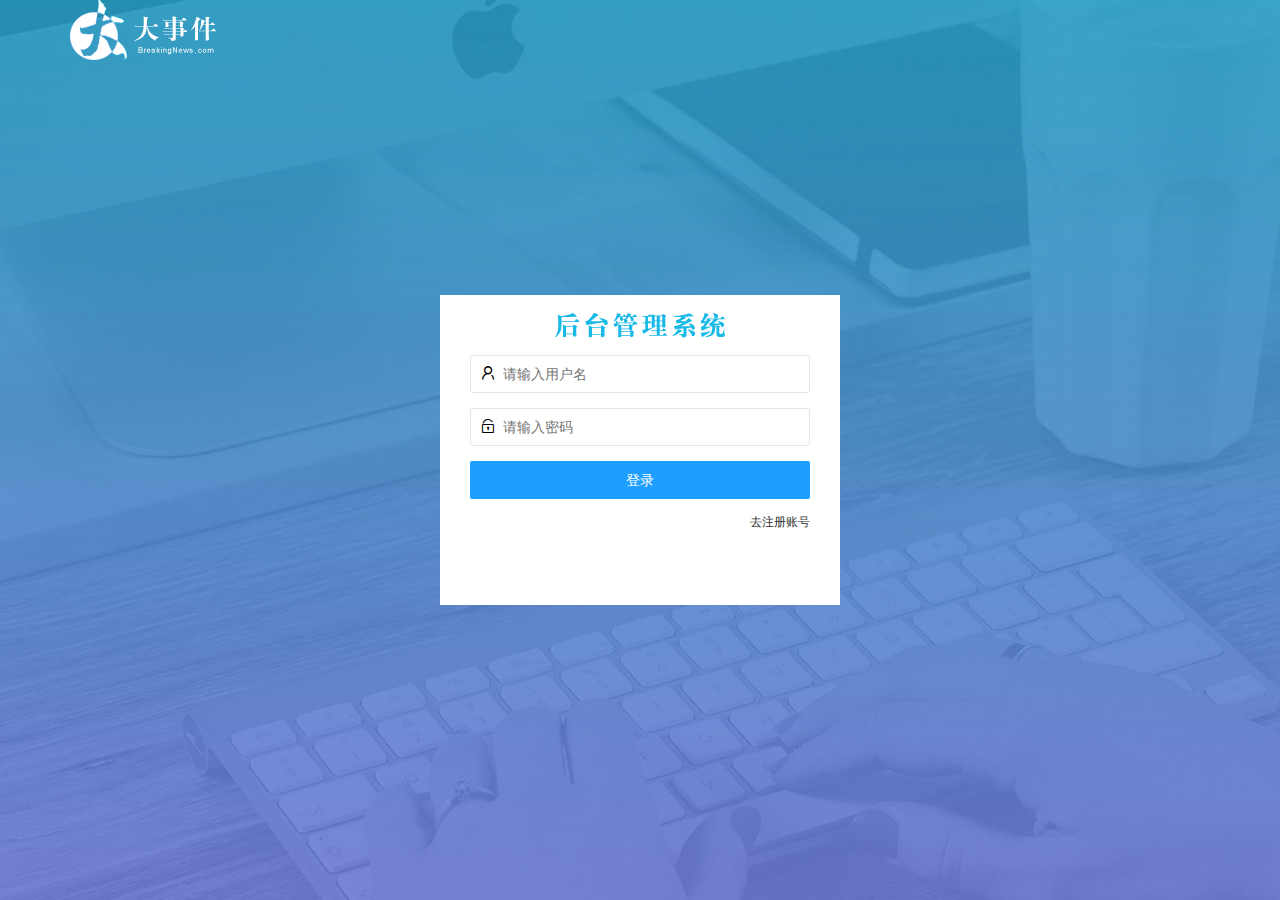
<file: login.html>
<!DOCTYPE html>
<html lang="en">

<head>
    <meta charset="UTF-8">
    <meta http-equiv="X-UA-Compatible" content="IE=edge">
    <meta name="viewport" content="width=device-width, initial-scale=1.0">
    <title>大事件-登录/注册</title>
    <link rel="stylesheet" href="assets/lib/layui/css/layui.css">
    <link rel="stylesheet" href="assets/css/login.css">


</head>

<body>
    <!-- 头部的 Logo 区域 -->
    <div class="layui-main">
        <img src="/assets/images/logo.png" alt="" />
    </div>

    <!-- 登录注册区域 -->
    <div class="loginAndRegBox">
        <div class="title-box"></div>
        <!-- 登录的div -->
        <div class="login-box">
            <form class="layui-form" id="form_login">
                <!-- 用户名 -->
                <div class="layui-form-item">
                    <i class="layui-icon layui-icon-username"></i>
                    <input type="text" name="username" required lay-verify="required" placeholder="请输入用户名" autocomplete="off" class="layui-input" />
                </div>
                <!-- 密码 -->
                <div class="layui-form-item">
                    <i class="layui-icon layui-icon-password"></i>
                    <input type="password" name="password" required lay-verify="required|pwd" placeholder="请输入密码" autocomplete="off" class="layui-input" />
                </div>
                <!-- 登录按钮 -->
                <div class="layui-form-item">
                    <!-- 注意：表单提交按钮和普通按钮的区别，就是 lay-submit 属性 -->
                    <button class="layui-btn layui-btn-fluid layui-btn-normal" lay-submit>登录</button>
                </div>
                <div class="layui-form-item links">
                    <a href="javascript:;" id="link_reg">去注册账号</a>
                </div>
            </form>
        </div>
        <!-- 注册的div -->
        <div class="reg-box">
            <!-- 注册的表单 -->
            <form class="layui-form" id="form_reg">
                <!-- 用户名 -->
                <div class="layui-form-item">
                    <i class="layui-icon layui-icon-username"></i>
                    <input type="text" name="username" required lay-verify="required" placeholder="请输入用户名" autocomplete="off" class="layui-input" />
                </div>
                <!-- 密码 -->
                <div class="layui-form-item">
                    <i class="layui-icon layui-icon-password"></i>
                    <input type="password" name="password" required lay-verify="required|pwd" placeholder="请输入密码" autocomplete="off" class="layui-input" />
                </div>
                <!-- 密码确认框 -->
                <div class="layui-form-item">
                    <i class="layui-icon layui-icon-password"></i>
                    <input type="password" name="repassword" lay-verify="required|pwd|repwd" required placeholder="再次确认密码" autocomplete="off" class="layui-input" />
                </div>
                <!-- 注册按钮 -->
                <div class="layui-form-item">
                    <!-- 注意：表单提交按钮和普通按钮的区别，就是 lay-submit 属性 -->
                    <button class="layui-btn layui-btn-fluid layui-btn-normal" lay-submit>注册</button>
                </div>
                <div class="layui-form-item links">
                    <a href="javascript:;" id="link_login">去登录</a>
                </div>
            </form>
        </div>
    </div>

    <script src="assets/lib/jquery.js"></script>
    <script src="assets/lib/layui/layui.all.js"></script>
    <script src="assets/js/baseAPI.js"></script>
    <script src="assets/js/login.js"></script>
</body>

</html>
</file>
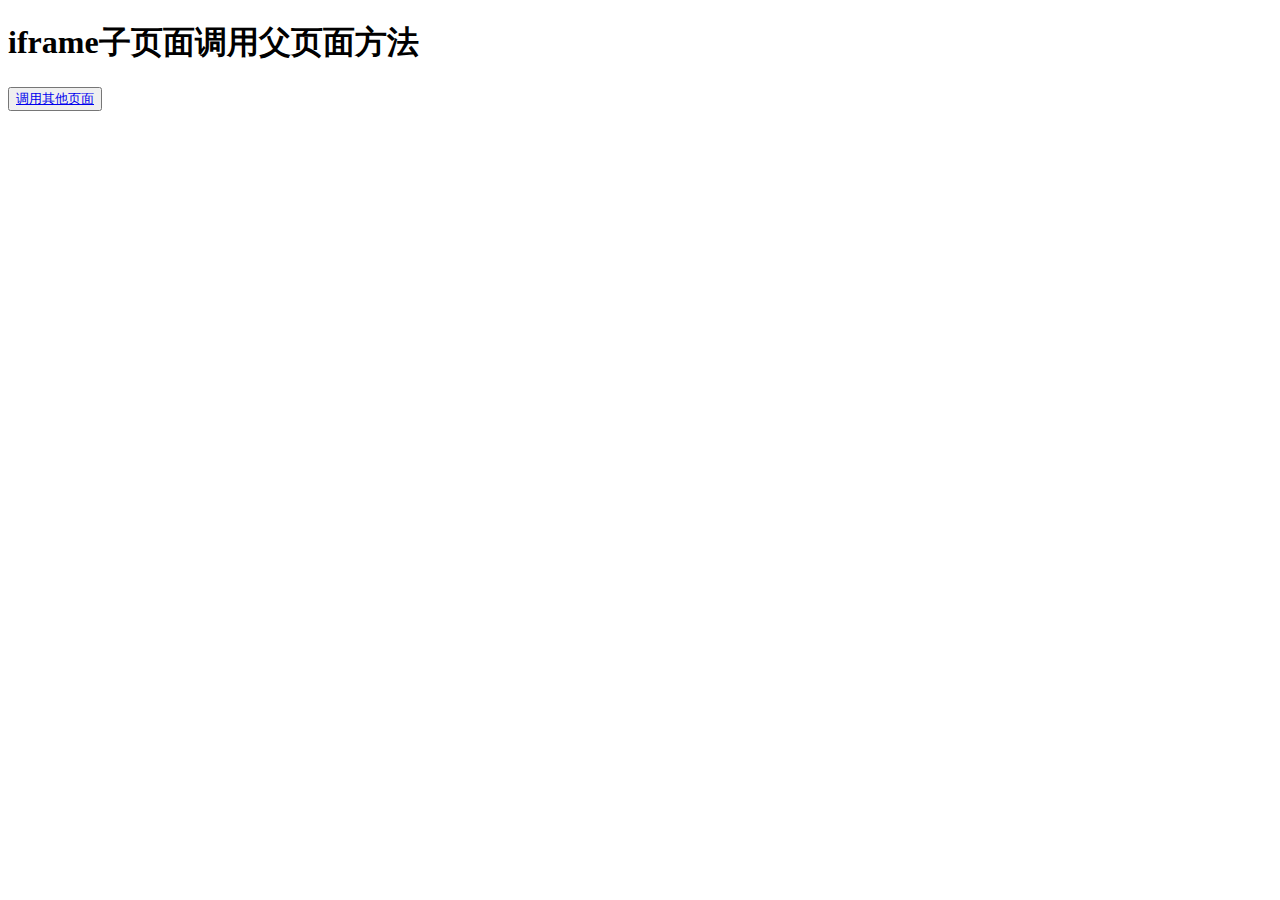
<file: test.html>
<!DOCTYPE html>
<html lang="en">

<head>
    <meta charset="UTF-8">
    <meta http-equiv="X-UA-Compatible" content="IE=edge">
    <meta name="viewport" content="width=device-width, initial-scale=1.0">
    <title>Document</title>
</head>

<body>
    <h1>iframe子页面调用父页面方法</h1>
    <button><a href="./testa.html" target="fm">调用其他页面</a></button>
    <div style="width: 100px;height: 100px;">
        <iframe src="" frameborder="0" name="fm"></iframe>
    </div>

    <script src="./test.js"></script>
</body>

</html>
</file>
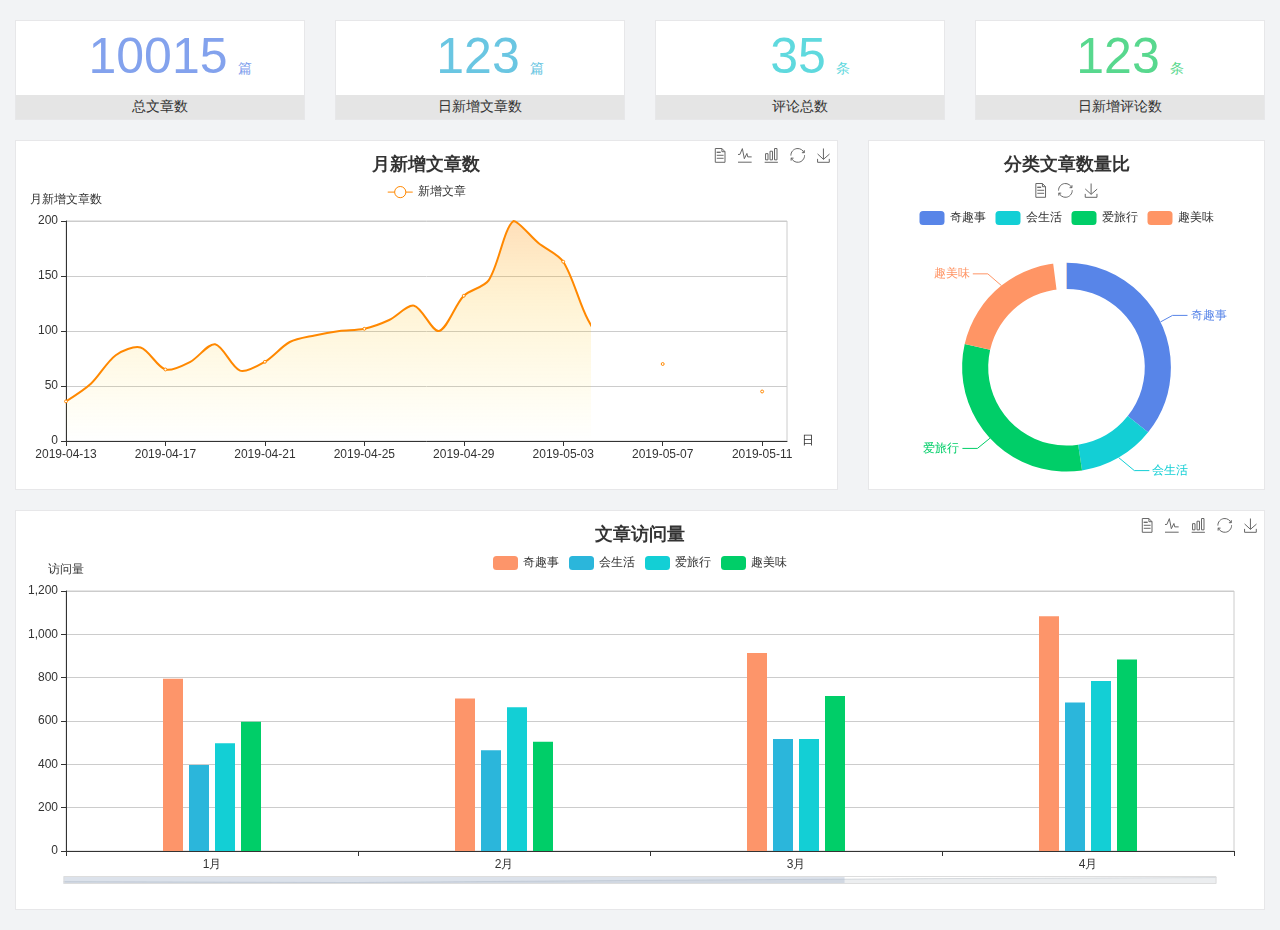
<file: home/dashboard.html>
<!DOCTYPE html>
<html lang="en">

<head>
  <meta charset="UTF-8">
  <meta name="viewport" content="width=device-width, initial-scale=1.0">
  <meta http-equiv="X-UA-Compatible" content="ie=edge">
  <title>图表统计</title>
  <link rel="stylesheet" href="../../assets/lib/bootstrap.css" />
  <link rel="stylesheet" href="../../assets/lib/main.css" />
  <script src="../../assets/lib/jquery.js"></script>
  <script type="text/javascript" src="../../assets/lib/echarts.min.js"></script>
</head>

<body>
  <div class="container-fluid">
    <div class="row spannel_list">
      <div class="col-sm-3 col-xs-6">
        <div class="spannel">
          <em>10015</em><span>篇</span>
          <b>总文章数</b>
        </div>
      </div>
      <div class="col-sm-3 col-xs-6">
        <div class="spannel scolor01">
          <em>123</em><span>篇</span>
          <b>日新增文章数</b>
        </div>
      </div>
      <div class="col-sm-3 col-xs-6">
        <div class="spannel scolor02">
          <em>35</em><span>条</span>
          <b>评论总数</b>
        </div>
      </div>
      <div class="col-sm-3 col-xs-6">
        <div class="spannel scolor03">
          <em>123</em><span>条</span>
          <b>日新增评论数</b>
        </div>
      </div>
    </div>
  </div>

  <div class="container-fluid">
    <div class="row curve-pie">
      <div class="col-lg-8 col-md-8">
        <div class="gragh_pannel" id="curve_show"></div>
      </div>
      <div class="col-lg-4 col-md-4">
        <div class="gragh_pannel" id="pie_show"></div>
      </div>
    </div>
  </div>

  <div class="container-fluid">
    <div class="column_pannel" id="column_show"></div>
  </div>

  <script>
    var oChart = echarts.init(document.getElementById('curve_show'));
    var aList_all = [
      { 'count': 36, 'date': '2019-04-13' },
      { 'count': 52, 'date': '2019-04-14' },
      { 'count': 78, 'date': '2019-04-15' },
      { 'count': 85, 'date': '2019-04-16' },
      { 'count': 65, 'date': '2019-04-17' },
      { 'count': 72, 'date': '2019-04-18' },
      { 'count': 88, 'date': '2019-04-19' },
      { 'count': 64, 'date': '2019-04-20' },
      { 'count': 72, 'date': '2019-04-21' },
      { 'count': 90, 'date': '2019-04-22' },
      { 'count': 96, 'date': '2019-04-23' },
      { 'count': 100, 'date': '2019-04-24' },
      { 'count': 102, 'date': '2019-04-25' },
      { 'count': 110, 'date': '2019-04-26' },
      { 'count': 123, 'date': '2019-04-27' },
      { 'count': 100, 'date': '2019-04-28' },
      { 'count': 132, 'date': '2019-04-29' },
      { 'count': 146, 'date': '2019-04-30' },
      { 'count': 200, 'date': '2019-05-01' },
      { 'count': 180, 'date': '2019-05-02' },
      { 'count': 163, 'date': '2019-05-03' },
      { 'count': 110, 'date': '2019-05-04' },
      { 'count': 80, 'date': '2019-05-05' },
      { 'count': 82, 'date': '2019-05-06' },
      { 'count': 70, 'date': '2019-05-07' },
      { 'count': 65, 'date': '2019-05-08' },
      { 'count': 54, 'date': '2019-05-09' },
      { 'count': 40, 'date': '2019-05-10' },
      { 'count': 45, 'date': '2019-05-11' },
      { 'count': 38, 'date': '2019-05-12' },
    ];

    let aCount = [];
    let aDate = [];

    for (var i = 0; i < aList_all.length; i++) {
      aCount.push(aList_all[i].count);
      aDate.push(aList_all[i].date);
    }

    var chartopt = {
      title: {
        text: '月新增文章数',
        left: 'center',
        top: '10'
      },
      tooltip: {
        trigger: 'axis'
      },
      legend: {
        data: ['新增文章'],
        top: '40'
      },
      toolbox: {
        show: true,
        feature: {
          mark: { show: true },
          dataView: { show: true, readOnly: false },
          magicType: { show: true, type: ['line', 'bar'] },
          restore: { show: true },
          saveAsImage: { show: true }
        }
      },
      calculable: true,
      xAxis: [
        {
          name: '日',
          type: 'category',
          boundaryGap: false,
          data: aDate
        }
      ],
      yAxis: [
        {
          name: '月新增文章数',
          type: 'value'
        }
      ],
      series: [
        {
          name: '新增文章',
          type: 'line',
          smooth: true,
          itemStyle: { normal: { areaStyle: { type: 'default' }, color: '#f80' }, lineStyle: { color: '#f80' } },
          data: aCount
        }],
      areaStyle: {
        normal: {
          color: new echarts.graphic.LinearGradient(0, 0, 0, 1, [{
            offset: 0,
            color: 'rgba(255,136,0,0.39)'
          }, {
            offset: .34,
            color: 'rgba(255,180,0,0.25)'
          }, {
            offset: 1,
            color: 'rgba(255,222,0,0.00)'
          }])

        }
      },
      grid: {
        show: true,
        x: 50,
        x2: 50,
        y: 80,
        height: 220
      }
    };

    oChart.setOption(chartopt);


    var oPie = echarts.init(document.getElementById('pie_show'));
    var oPieopt =
    {
      title: {
        top: 10,
        text: '分类文章数量比',
        x: 'center'
      },
      tooltip: {
        trigger: 'item',
        formatter: "{a} <br/>{b} : {c} ({d}%)"
      },
      color: ['#5885e8', '#13cfd5', '#00ce68', '#ff9565'],
      legend: {
        x: 'center',
        top: 65,
        data: ['奇趣事', '会生活', '爱旅行', '趣美味']
      },
      toolbox: {
        show: true,
        x: 'center',
        top: 35,
        feature: {
          mark: { show: true },
          dataView: { show: true, readOnly: false },
          magicType: {
            show: true,
            type: ['pie', 'funnel'],
            option: {
              funnel: {
                x: '25%',
                width: '50%',
                funnelAlign: 'left',
                max: 1548
              }
            }
          },
          restore: { show: true },
          saveAsImage: { show: true }
        }
      },
      calculable: true,
      series: [
        {
          name: '访问来源',
          type: 'pie',
          radius: ['45%', '60%'],
          center: ['50%', '65%'],
          data: [
            { value: 300, name: '奇趣事' },
            { value: 100, name: '会生活' },
            { value: 260, name: '爱旅行' },
            { value: 180, name: '趣美味' }
          ]
        }
      ]
    };
    oPie.setOption(oPieopt);



    var oColumn = this.echarts.init(document.getElementById('column_show'));
    var oColumnopt =
    {
      title: {
        text: '文章访问量',
        left: 'center',
        top: '10'
      },
      tooltip: {
        trigger: 'axis'
      },
      legend: {
        data: ['奇趣事', '会生活', '爱旅行', '趣美味'],
        top: '40'
      },
      toolbox: {
        show: true,
        feature: {
          mark: { show: true },
          dataView: { show: true, readOnly: false },
          magicType: { show: true, type: ['line', 'bar'] },
          restore: { show: true },
          saveAsImage: { show: true }
        }
      },
      calculable: true,
      xAxis: [
        {
          type: 'category',
          data: ['1月', '2月', '3月', '4月', '5月']
        }
      ],
      yAxis: [
        {
          name: '访问量',
          type: 'value'
        }
      ],
      series: [
        {
          name: '奇趣事',
          type: 'bar',
          barWidth: 20,
          itemStyle: {
            normal: { areaStyle: { type: 'default' }, color: '#fd956a' }
          },
          data: [800, 708, 920, 1090, 1200]
        },
        {
          name: '会生活',
          type: 'bar',
          barWidth: 20,
          itemStyle: {
            normal: { areaStyle: { type: 'default' }, color: '#2bb6db' }
          },
          data: [400, 468, 520, 690, 800]
        },
        {
          name: '爱旅行',
          type: 'bar',
          barWidth: 20,
          itemStyle: {
            normal: { areaStyle: { type: 'default' }, color: '#13cfd5' }
          },
          data: [500, 668, 520, 790, 900]
        },
        {
          name: '趣美味',
          type: 'bar',
          barWidth: 20,
          itemStyle: {
            normal: { areaStyle: { type: 'default' }, color: '#00ce68' }
          },
          data: [600, 508, 720, 890, 1000]
        }
      ],
      grid: {
        show: true,
        x: 50,
        x2: 30,
        y: 80,
        height: 260
      },
      dataZoom: [//给x轴设置滚动条
        {
          start: 0,//默认为0
          end: 100 - 1000 / 31,//默认为100
          type: 'slider',
          show: true,
          xAxisIndex: [0],
          handleSize: 0,//滑动条的 左右2个滑动条的大小
          height: 8,//组件高度
          left: 45, //左边的距离
          right: 50,//右边的距离
          bottom: 26,//右边的距离
          handleColor: '#ddd',//h滑动图标的颜色
          handleStyle: {
            borderColor: "#cacaca",
            borderWidth: "1",
            shadowBlur: 2,
            background: "#ddd",
            shadowColor: "#ddd",
          }
        }]
    };
    oColumn.setOption(oColumnopt);
  </script>
</body>

</html>
</file>
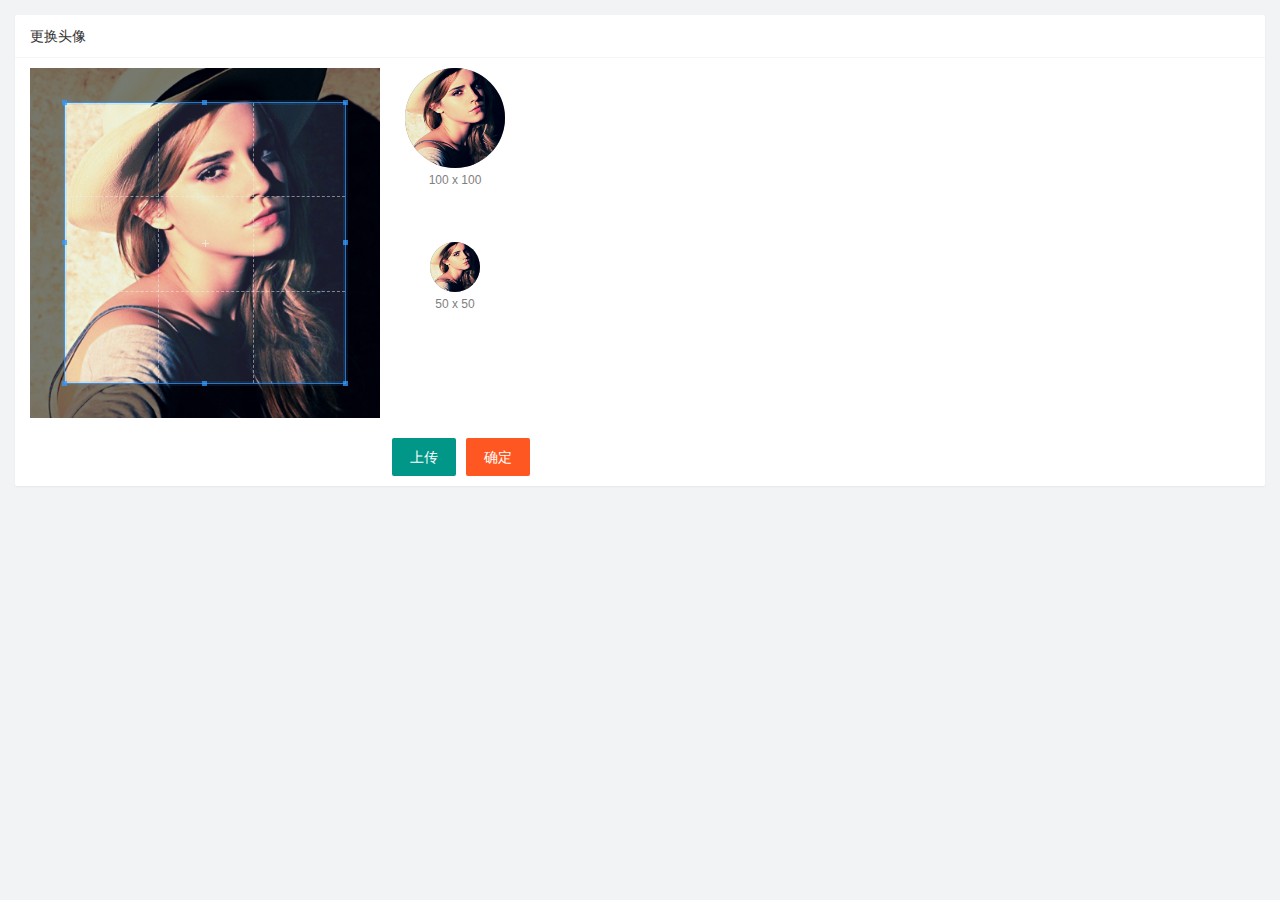
<file: user/user_avatar.html>
<!DOCTYPE html>
<html lang="en">

<head>
    <meta charset="UTF-8" />
    <meta name="viewport" content="width=device-width, initial-scale=1.0" />
    <title>Document</title>
    <link rel="stylesheet" href="/assets/lib/layui/css/layui.css" />
    <link rel="stylesheet" href="/assets/lib/cropper/cropper.css" />
    <link rel="stylesheet" href="/assets/css/user/user_avatar.css" />
</head>

<body>
    <!-- 卡片区域 -->
    <div class="layui-card">
        <div class="layui-card-header">更换头像</div>
        <div class="layui-card-body">
            <!-- 第一行的图片裁剪和预览区域 -->
            <div class="row1">
                <!-- 图片裁剪区域 -->
                <div class="cropper-box">
                    <!-- 这个 img 标签很重要，将来会把它初始化为裁剪区域 -->
                    <img id="image" src="/assets/images/sample.jpg" />
                </div>
                <!-- 图片的预览区域 -->
                <div class="preview-box">
                    <div>
                        <!-- 宽高为 100px 的预览区域 -->
                        <div class="img-preview w100"></div>
                        <p class="size">100 x 100</p>
                    </div>
                    <div>
                        <!-- 宽高为 50px 的预览区域 -->
                        <div class="img-preview w50"></div>
                        <p class="size">50 x 50</p>
                    </div>
                </div>
            </div>

            <!-- 第二行的按钮区域 -->
            <div class="row2">
                <!-- 通过 accept 属性，可以指定，允许用户选择什么类型的文件 -->
                <input type="file" id="file" accept="image/png,image/jpeg" />
                <button type="button" class="layui-btn" id="btnChooseImage">上传</button>
                <button type="button" class="layui-btn layui-btn-danger" id="btnUpload">确定</button>
            </div>
        </div>
    </div>

    <script src="/assets/lib/layui/layui.all.js"></script>
    <script src="/assets/lib/jquery.js"></script>
    <script src="/assets/lib/cropper/Cropper.js"></script>
    <script src="/assets/lib/cropper/jquery-cropper.js"></script>
    <script src="/assets/js/baseAPI.js"></script>
    <script src="/assets/js/user/user_avatar.js"></script>
</body>

</html>
</file>
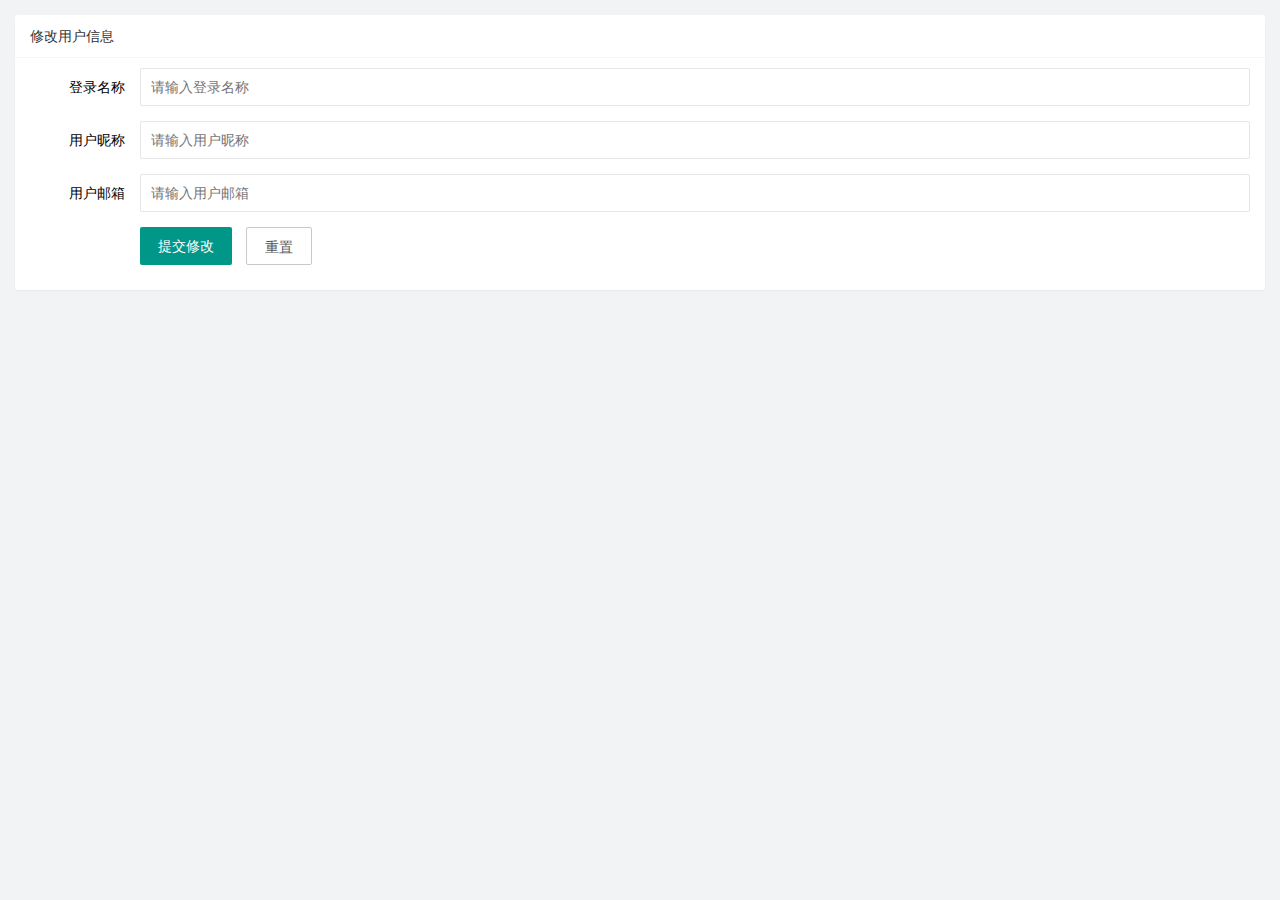
<file: user/user_info.html>
<!DOCTYPE html>
<html lang="en">

<head>
    <meta charset="UTF-8" />
    <meta name="viewport" content="width=device-width, initial-scale=1.0" />
    <title>Document</title>
    <!-- 导入 layui 的样式 -->
    <link rel="stylesheet" href="/assets/lib/layui/css/layui.css" />
    <!-- 导入自己的样式 -->
    <link rel="stylesheet" href="/assets/css/user/user_info.css" />
</head>

<body>
    <!-- 卡片区域 -->
    <div class="layui-card">
        <div class="layui-card-header">修改用户信息</div>
        <div class="layui-card-body">
            <!-- form 表单区域 -->
            <form class="layui-form" lay-filter="formUserInfo">
                <!-- 这是隐藏域 -->
                <input type="hidden" name="id" value="" />
                <div class="layui-form-item">
                    <label class="layui-form-label">登录名称</label>
                    <div class="layui-input-block">
                        <input type="text" name="username" required lay-verify="required" placeholder="请输入登录名称" autocomplete="off" class="layui-input" readonly />
                    </div>
                </div>
                <div class="layui-form-item">
                    <label class="layui-form-label">用户昵称</label>
                    <div class="layui-input-block">
                        <input type="text" name="nickname" required lay-verify="required|nickname" placeholder="请输入用户昵称" autocomplete="off" class="layui-input" />
                    </div>
                </div>
                <div class="layui-form-item">
                    <label class="layui-form-label">用户邮箱</label>
                    <div class="layui-input-block">
                        <input type="text" name="email" required lay-verify="required|email" placeholder="请输入用户邮箱" autocomplete="off" class="layui-input" />
                    </div>
                </div>
                <div class="layui-form-item">
                    <div class="layui-input-block">
                        <button class="layui-btn" lay-submit lay-filter="formDemo">提交修改</button>
                        <button type="reset" class="layui-btn layui-btn-primary" id="btnReset">重置</button>
                    </div>
                </div>
            </form>
        </div>
    </div>

    <!-- 导入 layui 的 js -->
    <script src="/assets/lib/layui/layui.all.js"></script>
    <!-- 导入 jquery -->
    <script src="/assets/lib/jquery.js"></script>
    <script src="/assets/js/baseAPI.js"></script>

    <!-- 导入自己的 js -->
    <script src="/assets/js/user/user_info.js"></script>
</body>

</html>
</file>
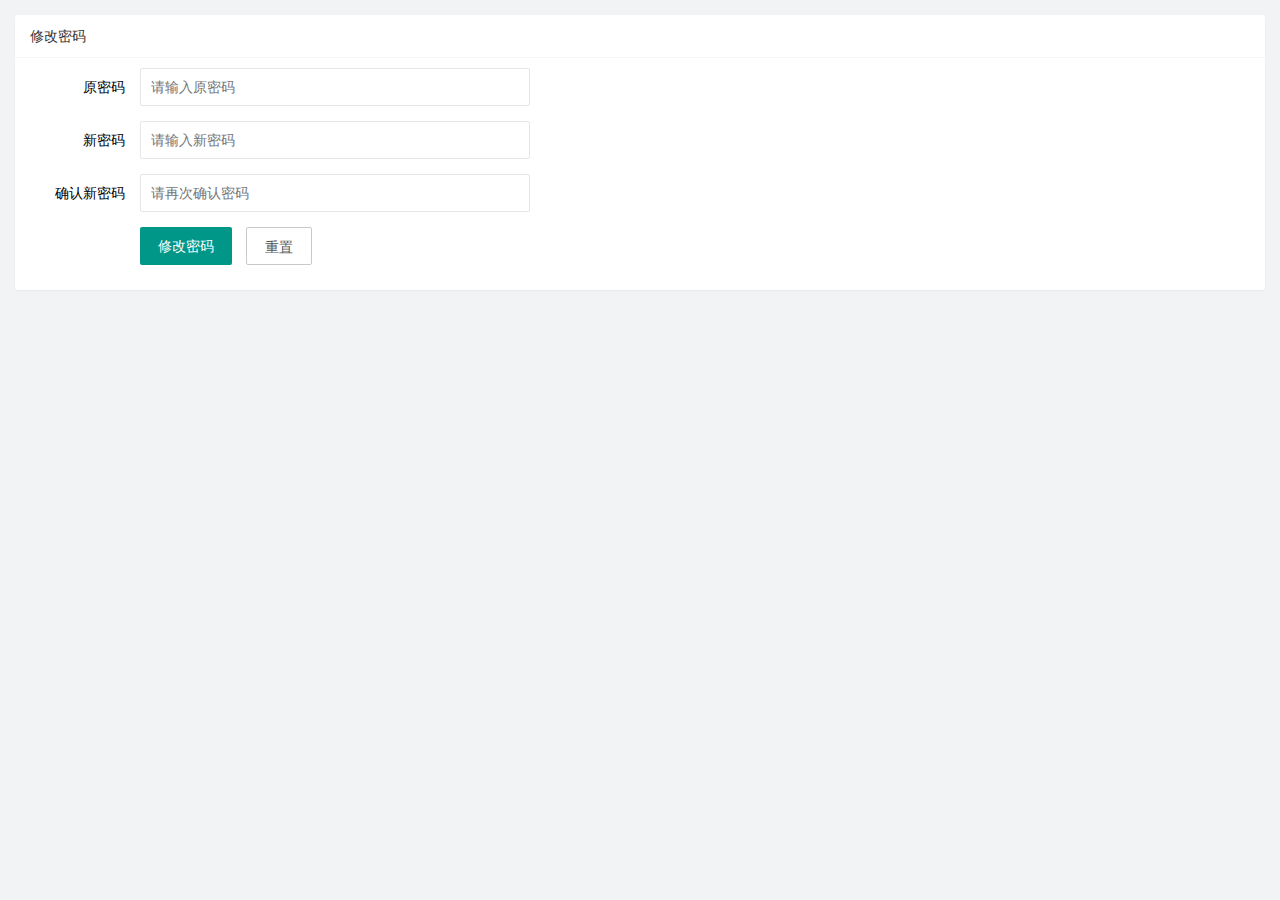
<file: user/user_pwd.html>
<!DOCTYPE html>
<html lang="en">

<head>
    <meta charset="UTF-8" />
    <meta name="viewport" content="width=device-width, initial-scale=1.0" />
    <title>Document</title>
    <link rel="stylesheet" href="/assets/lib/layui/css/layui.css" />
    <link rel="stylesheet" href="/assets/css/user/user_pwd.css" />
</head>

<body>
    <!-- 卡片区域 -->
    <div class="layui-card">
        <div class="layui-card-header">修改密码</div>
        <div class="layui-card-body">
            <form class="layui-form">
                <div class="layui-form-item">
                    <label class="layui-form-label">原密码</label>
                    <div class="layui-input-block">
                        <input type="password" name="oldPwd" required lay-verify="required|pwd" placeholder="请输入原密码" autocomplete="off" class="layui-input" />
                    </div>
                </div>
                <div class="layui-form-item">
                    <label class="layui-form-label">新密码</label>
                    <div class="layui-input-block">
                        <input type="password" name="newPwd" required lay-verify="required|pwd|samePwd" placeholder="请输入新密码" autocomplete="off" class="layui-input" />
                    </div>
                </div>
                <div class="layui-form-item">
                    <label class="layui-form-label">确认新密码</label>
                    <div class="layui-input-block">
                        <input type="password" name="rePwd" required lay-verify="required|pwd|rePwd" placeholder="请再次确认密码" autocomplete="off" class="layui-input" />
                    </div>
                </div>
                <div class="layui-form-item">
                    <div class="layui-input-block">
                        <button class="layui-btn" lay-submit lay-filter="formDemo">修改密码</button>
                        <button type="reset" class="layui-btn layui-btn-primary">重置</button>
                    </div>
                </div>
            </form>
        </div>
    </div>

    <!-- 导入 layui 的 js -->
    <script src="/assets/lib/layui/layui.all.js"></script>
    <!-- 导入 jQuery -->
    <script src="/assets/lib/jquery.js"></script>
    <!-- 导入 baseAPI -->
    <script src="/assets/js/baseAPI.js"></script>
    <!-- 导入自己的 js -->
    <script src="/assets/js/user/user_pwd.js"></script>
</body>

</html>
</file>
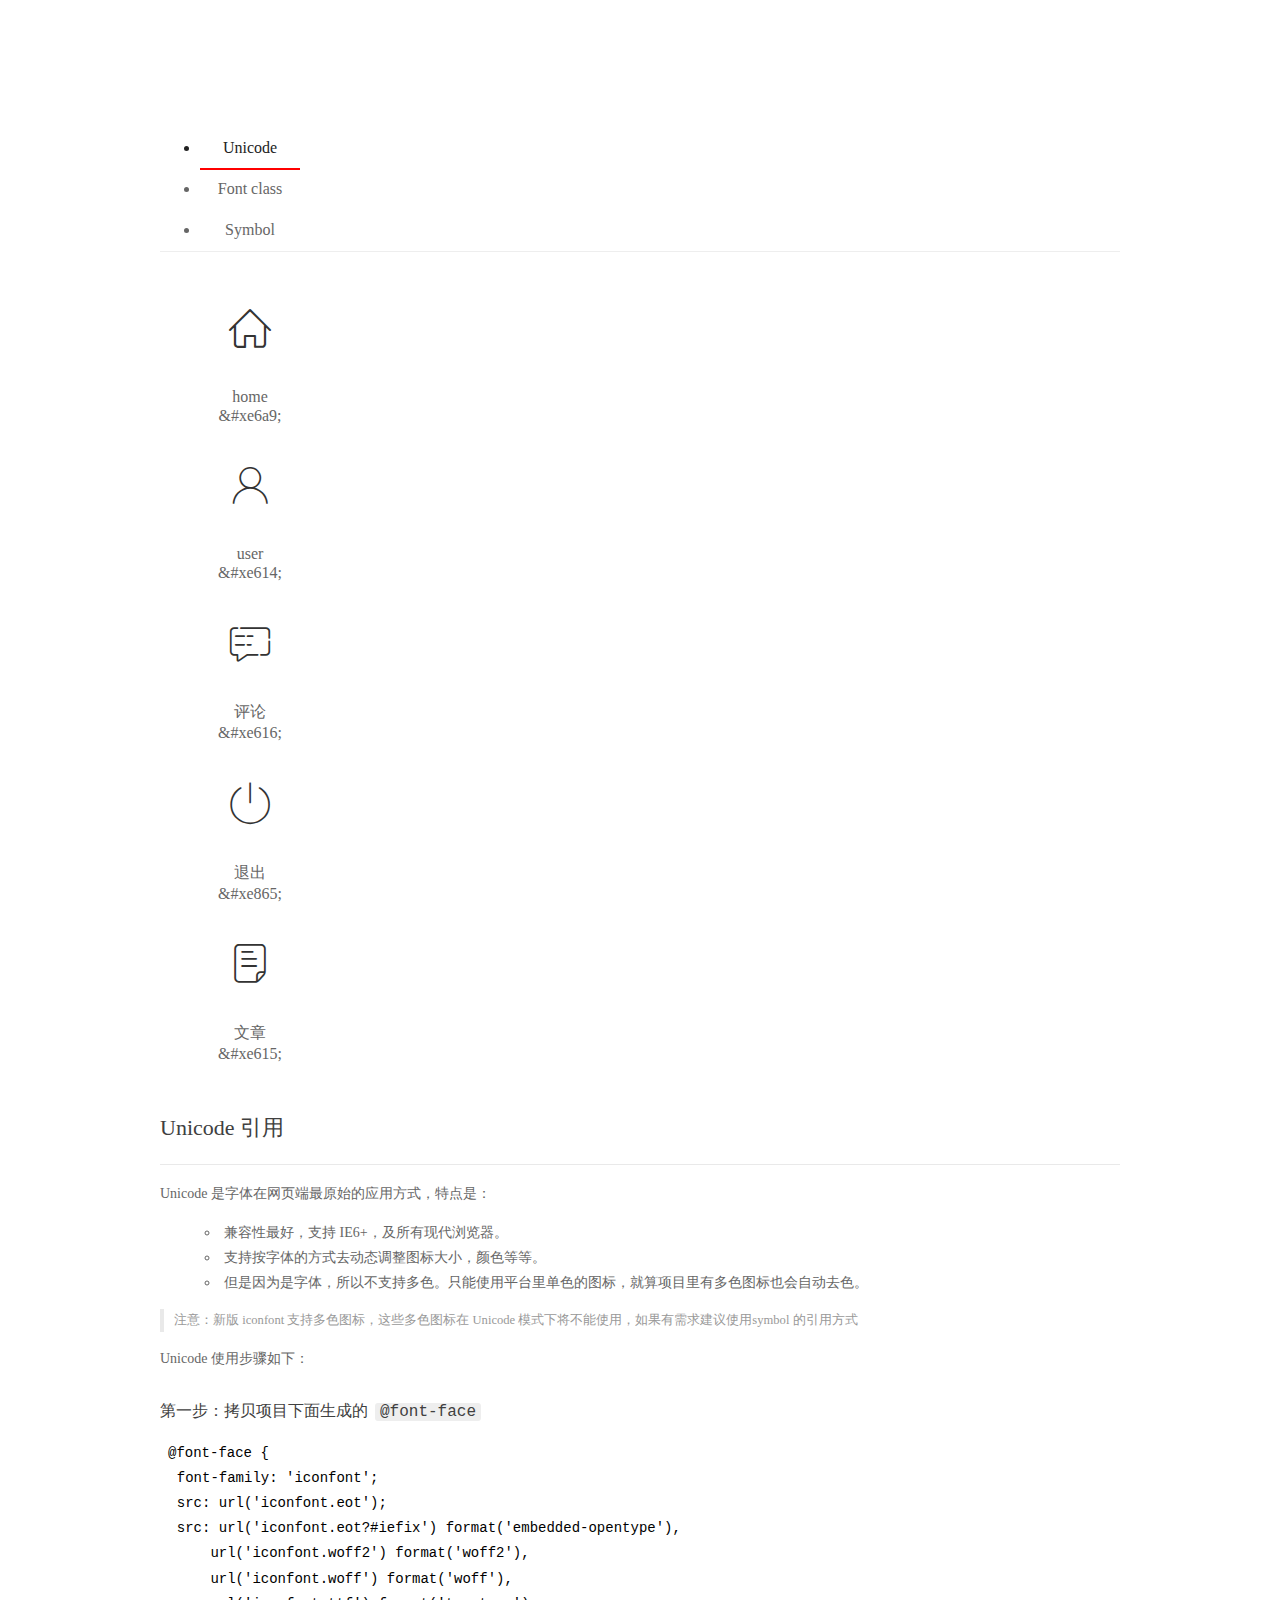
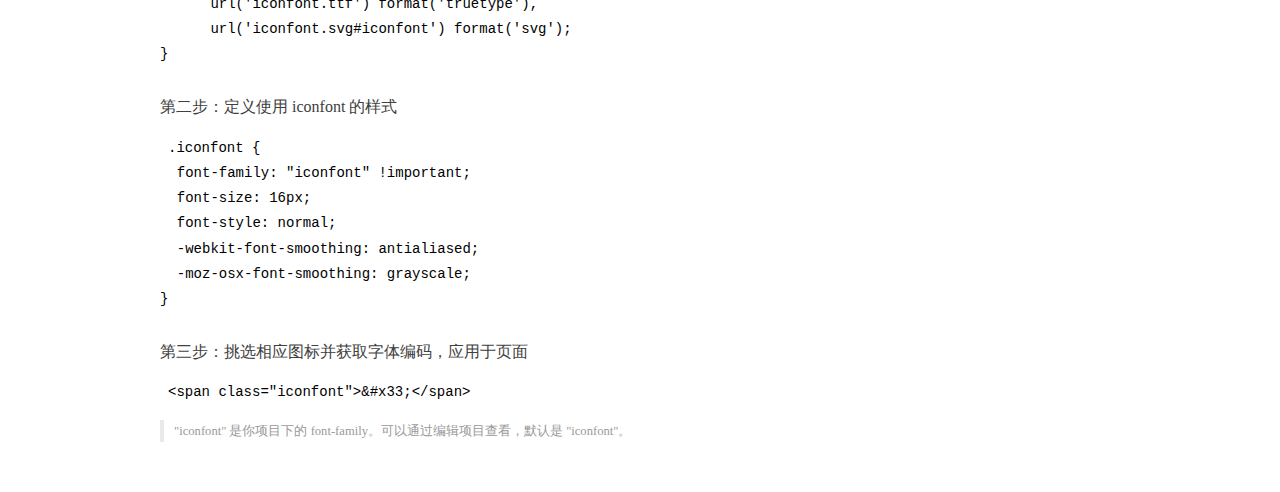
<file: assets/fonts/demo_index.html>
<!DOCTYPE html>
<html>
<head>
  <meta charset="utf-8"/>
  <title>IconFont Demo</title>
  <link rel="shortcut icon" href="https://gtms04.alicdn.com/tps/i4/TB1_oz6GVXXXXaFXpXXJDFnIXXX-64-64.ico" type="image/x-icon"/>
  <link rel="stylesheet" href="https://g.alicdn.com/thx/cube/1.3.2/cube.min.css">
  <link rel="stylesheet" href="demo.css">
  <link rel="stylesheet" href="iconfont.css">
  <script src="iconfont.js"></script>
  <!-- jQuery -->
  <script src="https://a1.alicdn.com/oss/uploads/2018/12/26/7bfddb60-08e8-11e9-9b04-53e73bb6408b.js"></script>
  <!-- 代码高亮 -->
  <script src="https://a1.alicdn.com/oss/uploads/2018/12/26/a3f714d0-08e6-11e9-8a15-ebf944d7534c.js"></script>
</head>
<body>
  <div class="main">
    <h1 class="logo"><a href="https://www.iconfont.cn/" title="iconfont 首页" target="_blank">&#xe86b;</a></h1>
    <div class="nav-tabs">
      <ul id="tabs" class="dib-box">
        <li class="dib active"><span>Unicode</span></li>
        <li class="dib"><span>Font class</span></li>
        <li class="dib"><span>Symbol</span></li>
      </ul>
      
    </div>
    <div class="tab-container">
      <div class="content unicode" style="display: block;">
          <ul class="icon_lists dib-box">
          
            <li class="dib">
              <span class="icon iconfont">&#xe6a9;</span>
                <div class="name">home</div>
                <div class="code-name">&amp;#xe6a9;</div>
              </li>
          
            <li class="dib">
              <span class="icon iconfont">&#xe614;</span>
                <div class="name">user</div>
                <div class="code-name">&amp;#xe614;</div>
              </li>
          
            <li class="dib">
              <span class="icon iconfont">&#xe616;</span>
                <div class="name">评论</div>
                <div class="code-name">&amp;#xe616;</div>
              </li>
          
            <li class="dib">
              <span class="icon iconfont">&#xe865;</span>
                <div class="name">退出</div>
                <div class="code-name">&amp;#xe865;</div>
              </li>
          
            <li class="dib">
              <span class="icon iconfont">&#xe615;</span>
                <div class="name">文章</div>
                <div class="code-name">&amp;#xe615;</div>
              </li>
          
          </ul>
          <div class="article markdown">
          <h2 id="unicode-">Unicode 引用</h2>
          <hr>

          <p>Unicode 是字体在网页端最原始的应用方式，特点是：</p>
          <ul>
            <li>兼容性最好，支持 IE6+，及所有现代浏览器。</li>
            <li>支持按字体的方式去动态调整图标大小，颜色等等。</li>
            <li>但是因为是字体，所以不支持多色。只能使用平台里单色的图标，就算项目里有多色图标也会自动去色。</li>
          </ul>
          <blockquote>
            <p>注意：新版 iconfont 支持多色图标，这些多色图标在 Unicode 模式下将不能使用，如果有需求建议使用symbol 的引用方式</p>
          </blockquote>
          <p>Unicode 使用步骤如下：</p>
          <h3 id="-font-face">第一步：拷贝项目下面生成的 <code>@font-face</code></h3>
<pre><code class="language-css"
>@font-face {
  font-family: 'iconfont';
  src: url('iconfont.eot');
  src: url('iconfont.eot?#iefix') format('embedded-opentype'),
      url('iconfont.woff2') format('woff2'),
      url('iconfont.woff') format('woff'),
      url('iconfont.ttf') format('truetype'),
      url('iconfont.svg#iconfont') format('svg');
}
</code></pre>
          <h3 id="-iconfont-">第二步：定义使用 iconfont 的样式</h3>
<pre><code class="language-css"
>.iconfont {
  font-family: "iconfont" !important;
  font-size: 16px;
  font-style: normal;
  -webkit-font-smoothing: antialiased;
  -moz-osx-font-smoothing: grayscale;
}
</code></pre>
          <h3 id="-">第三步：挑选相应图标并获取字体编码，应用于页面</h3>
<pre>
<code class="language-html"
>&lt;span class="iconfont"&gt;&amp;#x33;&lt;/span&gt;
</code></pre>
          <blockquote>
            <p>"iconfont" 是你项目下的 font-family。可以通过编辑项目查看，默认是 "iconfont"。</p>
          </blockquote>
          </div>
      </div>
      <div class="content font-class">
        <ul class="icon_lists dib-box">
          
          <li class="dib">
            <span class="icon iconfont icon-home"></span>
            <div class="name">
              home
            </div>
            <div class="code-name">.icon-home
            </div>
          </li>
          
          <li class="dib">
            <span class="icon iconfont icon-user"></span>
            <div class="name">
              user
            </div>
            <div class="code-name">.icon-user
            </div>
          </li>
          
          <li class="dib">
            <span class="icon iconfont icon-pinglun"></span>
            <div class="name">
              评论
            </div>
            <div class="code-name">.icon-pinglun
            </div>
          </li>
          
          <li class="dib">
            <span class="icon iconfont icon-tuichu"></span>
            <div class="name">
              退出
            </div>
            <div class="code-name">.icon-tuichu
            </div>
          </li>
          
          <li class="dib">
            <span class="icon iconfont icon-16"></span>
            <div class="name">
              文章
            </div>
            <div class="code-name">.icon-16
            </div>
          </li>
          
        </ul>
        <div class="article markdown">
        <h2 id="font-class-">font-class 引用</h2>
        <hr>

        <p>font-class 是 Unicode 使用方式的一种变种，主要是解决 Unicode 书写不直观，语意不明确的问题。</p>
        <p>与 Unicode 使用方式相比，具有如下特点：</p>
        <ul>
          <li>兼容性良好，支持 IE8+，及所有现代浏览器。</li>
          <li>相比于 Unicode 语意明确，书写更直观。可以很容易分辨这个 icon 是什么。</li>
          <li>因为使用 class 来定义图标，所以当要替换图标时，只需要修改 class 里面的 Unicode 引用。</li>
          <li>不过因为本质上还是使用的字体，所以多色图标还是不支持的。</li>
        </ul>
        <p>使用步骤如下：</p>
        <h3 id="-fontclass-">第一步：引入项目下面生成的 fontclass 代码：</h3>
<pre><code class="language-html">&lt;link rel="stylesheet" href="./iconfont.css"&gt;
</code></pre>
        <h3 id="-">第二步：挑选相应图标并获取类名，应用于页面：</h3>
<pre><code class="language-html">&lt;span class="iconfont icon-xxx"&gt;&lt;/span&gt;
</code></pre>
        <blockquote>
          <p>"
            iconfont" 是你项目下的 font-family。可以通过编辑项目查看，默认是 "iconfont"。</p>
        </blockquote>
      </div>
      </div>
      <div class="content symbol">
          <ul class="icon_lists dib-box">
          
            <li class="dib">
                <svg class="icon svg-icon" aria-hidden="true">
                  <use xlink:href="#icon-home"></use>
                </svg>
                <div class="name">home</div>
                <div class="code-name">#icon-home</div>
            </li>
          
            <li class="dib">
                <svg class="icon svg-icon" aria-hidden="true">
                  <use xlink:href="#icon-user"></use>
                </svg>
                <div class="name">user</div>
                <div class="code-name">#icon-user</div>
            </li>
          
            <li class="dib">
                <svg class="icon svg-icon" aria-hidden="true">
                  <use xlink:href="#icon-pinglun"></use>
                </svg>
                <div class="name">评论</div>
                <div class="code-name">#icon-pinglun</div>
            </li>
          
            <li class="dib">
                <svg class="icon svg-icon" aria-hidden="true">
                  <use xlink:href="#icon-tuichu"></use>
                </svg>
                <div class="name">退出</div>
                <div class="code-name">#icon-tuichu</div>
            </li>
          
            <li class="dib">
                <svg class="icon svg-icon" aria-hidden="true">
                  <use xlink:href="#icon-16"></use>
                </svg>
                <div class="name">文章</div>
                <div class="code-name">#icon-16</div>
            </li>
          
          </ul>
          <div class="article markdown">
          <h2 id="symbol-">Symbol 引用</h2>
          <hr>

          <p>这是一种全新的使用方式，应该说这才是未来的主流，也是平台目前推荐的用法。相关介绍可以参考这篇<a href="">文章</a>
            这种用法其实是做了一个 SVG 的集合，与另外两种相比具有如下特点：</p>
          <ul>
            <li>支持多色图标了，不再受单色限制。</li>
            <li>通过一些技巧，支持像字体那样，通过 <code>font-size</code>, <code>color</code> 来调整样式。</li>
            <li>兼容性较差，支持 IE9+，及现代浏览器。</li>
            <li>浏览器渲染 SVG 的性能一般，还不如 png。</li>
          </ul>
          <p>使用步骤如下：</p>
          <h3 id="-symbol-">第一步：引入项目下面生成的 symbol 代码：</h3>
<pre><code class="language-html">&lt;script src="./iconfont.js"&gt;&lt;/script&gt;
</code></pre>
          <h3 id="-css-">第二步：加入通用 CSS 代码（引入一次就行）：</h3>
<pre><code class="language-html">&lt;style&gt;
.icon {
  width: 1em;
  height: 1em;
  vertical-align: -0.15em;
  fill: currentColor;
  overflow: hidden;
}
&lt;/style&gt;
</code></pre>
          <h3 id="-">第三步：挑选相应图标并获取类名，应用于页面：</h3>
<pre><code class="language-html">&lt;svg class="icon" aria-hidden="true"&gt;
  &lt;use xlink:href="#icon-xxx"&gt;&lt;/use&gt;
&lt;/svg&gt;
</code></pre>
          </div>
      </div>

    </div>
  </div>
  <script>
  $(document).ready(function () {
      $('.tab-container .content:first').show()

      $('#tabs li').click(function (e) {
        var tabContent = $('.tab-container .content')
        var index = $(this).index()

        if ($(this).hasClass('active')) {
          return
        } else {
          $('#tabs li').removeClass('active')
          $(this).addClass('active')

          tabContent.hide().eq(index).fadeIn()
        }
      })
    })
  </script>
</body>
</html>
</file>
<file: assets/lib/layui/css/layui.css>
/** layui-v2.5.5 MIT License By https://www.layui.com */
 .layui-inline,img{display:inline-block;vertical-align:middle}h1,h2,h3,h4,h5,h6{font-weight:400}.layui-edge,.layui-header,.layui-inline,.layui-main{position:relative}.layui-body,.layui-edge,.layui-elip{overflow:hidden}.layui-btn,.layui-edge,.layui-inline,img{vertical-align:middle}.layui-btn,.layui-disabled,.layui-icon,.layui-unselect{-moz-user-select:none;-webkit-user-select:none;-ms-user-select:none}.layui-elip,.layui-form-checkbox span,.layui-form-pane .layui-form-label{text-overflow:ellipsis;white-space:nowrap}.layui-breadcrumb,.layui-tree-btnGroup{visibility:hidden}blockquote,body,button,dd,div,dl,dt,form,h1,h2,h3,h4,h5,h6,input,li,ol,p,pre,td,textarea,th,ul{margin:0;padding:0;-webkit-tap-highlight-color:rgba(0,0,0,0)}a:active,a:hover{outline:0}img{border:none}li{list-style:none}table{border-collapse:collapse;border-spacing:0}h4,h5,h6{font-size:100%}button,input,optgroup,option,select,textarea{font-family:inherit;font-size:inherit;font-style:inherit;font-weight:inherit;outline:0}pre{white-space:pre-wrap;white-space:-moz-pre-wrap;white-space:-pre-wrap;white-space:-o-pre-wrap;word-wrap:break-word}body{line-height:24px;font:14px Helvetica Neue,Helvetica,PingFang SC,Tahoma,Arial,sans-serif}hr{height:1px;margin:10px 0;border:0;clear:both}a{color:#333;text-decoration:none}a:hover{color:#777}a cite{font-style:normal;*cursor:pointer}.layui-border-box,.layui-border-box *{box-sizing:border-box}.layui-box,.layui-box *{box-sizing:content-box}.layui-clear{clear:both;*zoom:1}.layui-clear:after{content:'\20';clear:both;*zoom:1;display:block;height:0}.layui-inline{*display:inline;*zoom:1}.layui-edge{display:inline-block;width:0;height:0;border-width:6px;border-style:dashed;border-color:transparent}.layui-edge-top{top:-4px;border-bottom-color:#999;border-bottom-style:solid}.layui-edge-right{border-left-color:#999;border-left-style:solid}.layui-edge-bottom{top:2px;border-top-color:#999;border-top-style:solid}.layui-edge-left{border-right-color:#999;border-right-style:solid}.layui-disabled,.layui-disabled:hover{color:#d2d2d2!important;cursor:not-allowed!important}.layui-circle{border-radius:100%}.layui-show{display:block!important}.layui-hide{display:none!important}@font-face{font-family:layui-icon;src:url(../font/iconfont.eot?v=250);src:url(../font/iconfont.eot?v=250#iefix) format('embedded-opentype'),url(../font/iconfont.woff2?v=250) format('woff2'),url(../font/iconfont.woff?v=250) format('woff'),url(../font/iconfont.ttf?v=250) format('truetype'),url(../font/iconfont.svg?v=250#layui-icon) format('svg')}.layui-icon{font-family:layui-icon!important;font-size:16px;font-style:normal;-webkit-font-smoothing:antialiased;-moz-osx-font-smoothing:grayscale}.layui-icon-reply-fill:before{content:"\e611"}.layui-icon-set-fill:before{content:"\e614"}.layui-icon-menu-fill:before{content:"\e60f"}.layui-icon-search:before{content:"\e615"}.layui-icon-share:before{content:"\e641"}.layui-icon-set-sm:before{content:"\e620"}.layui-icon-engine:before{content:"\e628"}.layui-icon-close:before{content:"\1006"}.layui-icon-close-fill:before{content:"\1007"}.layui-icon-chart-screen:before{content:"\e629"}.layui-icon-star:before{content:"\e600"}.layui-icon-circle-dot:before{content:"\e617"}.layui-icon-chat:before{content:"\e606"}.layui-icon-release:before{content:"\e609"}.layui-icon-list:before{content:"\e60a"}.layui-icon-chart:before{content:"\e62c"}.layui-icon-ok-circle:before{content:"\1005"}.layui-icon-layim-theme:before{content:"\e61b"}.layui-icon-table:before{content:"\e62d"}.layui-icon-right:before{content:"\e602"}.layui-icon-left:before{content:"\e603"}.layui-icon-cart-simple:before{content:"\e698"}.layui-icon-face-cry:before{content:"\e69c"}.layui-icon-face-smile:before{content:"\e6af"}.layui-icon-survey:before{content:"\e6b2"}.layui-icon-tree:before{content:"\e62e"}.layui-icon-upload-circle:before{content:"\e62f"}.layui-icon-add-circle:before{content:"\e61f"}.layui-icon-download-circle:before{content:"\e601"}.layui-icon-templeate-1:before{content:"\e630"}.layui-icon-util:before{content:"\e631"}.layui-icon-face-surprised:before{content:"\e664"}.layui-icon-edit:before{content:"\e642"}.layui-icon-speaker:before{content:"\e645"}.layui-icon-down:before{content:"\e61a"}.layui-icon-file:before{content:"\e621"}.layui-icon-layouts:before{content:"\e632"}.layui-icon-rate-half:before{content:"\e6c9"}.layui-icon-add-circle-fine:before{content:"\e608"}.layui-icon-prev-circle:before{content:"\e633"}.layui-icon-read:before{content:"\e705"}.layui-icon-404:before{content:"\e61c"}.layui-icon-carousel:before{content:"\e634"}.layui-icon-help:before{content:"\e607"}.layui-icon-code-circle:before{content:"\e635"}.layui-icon-water:before{content:"\e636"}.layui-icon-username:before{content:"\e66f"}.layui-icon-find-fill:before{content:"\e670"}.layui-icon-about:before{content:"\e60b"}.layui-icon-location:before{content:"\e715"}.layui-icon-up:before{content:"\e619"}.layui-icon-pause:before{content:"\e651"}.layui-icon-date:before{content:"\e637"}.layui-icon-layim-uploadfile:before{content:"\e61d"}.layui-icon-delete:before{content:"\e640"}.layui-icon-play:before{content:"\e652"}.layui-icon-top:before{content:"\e604"}.layui-icon-friends:before{content:"\e612"}.layui-icon-refresh-3:before{content:"\e9aa"}.layui-icon-ok:before{content:"\e605"}.layui-icon-layer:before{content:"\e638"}.layui-icon-face-smile-fine:before{content:"\e60c"}.layui-icon-dollar:before{content:"\e659"}.layui-icon-group:before{content:"\e613"}.layui-icon-layim-download:before{content:"\e61e"}.layui-icon-picture-fine:before{content:"\e60d"}.layui-icon-link:before{content:"\e64c"}.layui-icon-diamond:before{content:"\e735"}.layui-icon-log:before{content:"\e60e"}.layui-icon-rate-solid:before{content:"\e67a"}.layui-icon-fonts-del:before{content:"\e64f"}.layui-icon-unlink:before{content:"\e64d"}.layui-icon-fonts-clear:before{content:"\e639"}.layui-icon-triangle-r:before{content:"\e623"}.layui-icon-circle:before{content:"\e63f"}.layui-icon-radio:before{content:"\e643"}.layui-icon-align-center:before{content:"\e647"}.layui-icon-align-right:before{content:"\e648"}.layui-icon-align-left:before{content:"\e649"}.layui-icon-loading-1:before{content:"\e63e"}.layui-icon-return:before{content:"\e65c"}.layui-icon-fonts-strong:before{content:"\e62b"}.layui-icon-upload:before{content:"\e67c"}.layui-icon-dialogue:before{content:"\e63a"}.layui-icon-video:before{content:"\e6ed"}.layui-icon-headset:before{content:"\e6fc"}.layui-icon-cellphone-fine:before{content:"\e63b"}.layui-icon-add-1:before{content:"\e654"}.layui-icon-face-smile-b:before{content:"\e650"}.layui-icon-fonts-html:before{content:"\e64b"}.layui-icon-form:before{content:"\e63c"}.layui-icon-cart:before{content:"\e657"}.layui-icon-camera-fill:before{content:"\e65d"}.layui-icon-tabs:before{content:"\e62a"}.layui-icon-fonts-code:before{content:"\e64e"}.layui-icon-fire:before{content:"\e756"}.layui-icon-set:before{content:"\e716"}.layui-icon-fonts-u:before{content:"\e646"}.layui-icon-triangle-d:before{content:"\e625"}.layui-icon-tips:before{content:"\e702"}.layui-icon-picture:before{content:"\e64a"}.layui-icon-more-vertical:before{content:"\e671"}.layui-icon-flag:before{content:"\e66c"}.layui-icon-loading:before{content:"\e63d"}.layui-icon-fonts-i:before{content:"\e644"}.layui-icon-refresh-1:before{content:"\e666"}.layui-icon-rmb:before{content:"\e65e"}.layui-icon-home:before{content:"\e68e"}.layui-icon-user:before{content:"\e770"}.layui-icon-notice:before{content:"\e667"}.layui-icon-login-weibo:before{content:"\e675"}.layui-icon-voice:before{content:"\e688"}.layui-icon-upload-drag:before{content:"\e681"}.layui-icon-login-qq:before{content:"\e676"}.layui-icon-snowflake:before{content:"\e6b1"}.layui-icon-file-b:before{content:"\e655"}.layui-icon-template:before{content:"\e663"}.layui-icon-auz:before{content:"\e672"}.layui-icon-console:before{content:"\e665"}.layui-icon-app:before{content:"\e653"}.layui-icon-prev:before{content:"\e65a"}.layui-icon-website:before{content:"\e7ae"}.layui-icon-next:before{content:"\e65b"}.layui-icon-component:before{content:"\e857"}.layui-icon-more:before{content:"\e65f"}.layui-icon-login-wechat:before{content:"\e677"}.layui-icon-shrink-right:before{content:"\e668"}.layui-icon-spread-left:before{content:"\e66b"}.layui-icon-camera:before{content:"\e660"}.layui-icon-note:before{content:"\e66e"}.layui-icon-refresh:before{content:"\e669"}.layui-icon-female:before{content:"\e661"}.layui-icon-male:before{content:"\e662"}.layui-icon-password:before{content:"\e673"}.layui-icon-senior:before{content:"\e674"}.layui-icon-theme:before{content:"\e66a"}.layui-icon-tread:before{content:"\e6c5"}.layui-icon-praise:before{content:"\e6c6"}.layui-icon-star-fill:before{content:"\e658"}.layui-icon-rate:before{content:"\e67b"}.layui-icon-template-1:before{content:"\e656"}.layui-icon-vercode:before{content:"\e679"}.layui-icon-cellphone:before{content:"\e678"}.layui-icon-screen-full:before{content:"\e622"}.layui-icon-screen-restore:before{content:"\e758"}.layui-icon-cols:before{content:"\e610"}.layui-icon-export:before{content:"\e67d"}.layui-icon-print:before{content:"\e66d"}.layui-icon-slider:before{content:"\e714"}.layui-icon-addition:before{content:"\e624"}.layui-icon-subtraction:before{content:"\e67e"}.layui-icon-service:before{content:"\e626"}.layui-icon-transfer:before{content:"\e691"}.layui-main{width:1140px;margin:0 auto}.layui-header{z-index:1000;height:60px}.layui-header a:hover{transition:all .5s;-webkit-transition:all .5s}.layui-side{position:fixed;left:0;top:0;bottom:0;z-index:999;width:200px;overflow-x:hidden}.layui-side-scroll{position:relative;width:220px;height:100%;overflow-x:hidden}.layui-body{position:absolute;left:200px;right:0;top:0;bottom:0;z-index:998;width:auto;overflow-y:auto;box-sizing:border-box}.layui-layout-body{overflow:hidden}.layui-layout-admin .layui-header{background-color:#23262E}.layui-layout-admin .layui-side{top:60px;width:200px;overflow-x:hidden}.layui-layout-admin .layui-body{position:fixed;top:60px;bottom:44px}.layui-layout-admin .layui-main{width:auto;margin:0 15px}.layui-layout-admin .layui-footer{position:fixed;left:200px;right:0;bottom:0;height:44px;line-height:44px;padding:0 15px;background-color:#eee}.layui-layout-admin .layui-logo{position:absolute;left:0;top:0;width:200px;height:100%;line-height:60px;text-align:center;color:#009688;font-size:16px}.layui-layout-admin .layui-header .layui-nav{background:0 0}.layui-layout-left{position:absolute!important;left:200px;top:0}.layui-layout-right{position:absolute!important;right:0;top:0}.layui-container{position:relative;margin:0 auto;padding:0 15px;box-sizing:border-box}.layui-fluid{position:relative;margin:0 auto;padding:0 15px}.layui-row:after,.layui-row:before{content:'';display:block;clear:both}.layui-col-lg1,.layui-col-lg10,.layui-col-lg11,.layui-col-lg12,.layui-col-lg2,.layui-col-lg3,.layui-col-lg4,.layui-col-lg5,.layui-col-lg6,.layui-col-lg7,.layui-col-lg8,.layui-col-lg9,.layui-col-md1,.layui-col-md10,.layui-col-md11,.layui-col-md12,.layui-col-md2,.layui-col-md3,.layui-col-md4,.layui-col-md5,.layui-col-md6,.layui-col-md7,.layui-col-md8,.layui-col-md9,.layui-col-sm1,.layui-col-sm10,.layui-col-sm11,.layui-col-sm12,.layui-col-sm2,.layui-col-sm3,.layui-col-sm4,.layui-col-sm5,.layui-col-sm6,.layui-col-sm7,.layui-col-sm8,.layui-col-sm9,.layui-col-xs1,.layui-col-xs10,.layui-col-xs11,.layui-col-xs12,.layui-col-xs2,.layui-col-xs3,.layui-col-xs4,.layui-col-xs5,.layui-col-xs6,.layui-col-xs7,.layui-col-xs8,.layui-col-xs9{position:relative;display:block;box-sizing:border-box}.layui-col-xs1,.layui-col-xs10,.layui-col-xs11,.layui-col-xs12,.layui-col-xs2,.layui-col-xs3,.layui-col-xs4,.layui-col-xs5,.layui-col-xs6,.layui-col-xs7,.layui-col-xs8,.layui-col-xs9{float:left}.layui-col-xs1{width:8.33333333%}.layui-col-xs2{width:16.66666667%}.layui-col-xs3{width:25%}.layui-col-xs4{width:33.33333333%}.layui-col-xs5{width:41.66666667%}.layui-col-xs6{width:50%}.layui-col-xs7{width:58.33333333%}.layui-col-xs8{width:66.66666667%}.layui-col-xs9{width:75%}.layui-col-xs10{width:83.33333333%}.layui-col-xs11{width:91.66666667%}.layui-col-xs12{width:100%}.layui-col-xs-offset1{margin-left:8.33333333%}.layui-col-xs-offset2{margin-left:16.66666667%}.layui-col-xs-offset3{margin-left:25%}.layui-col-xs-offset4{margin-left:33.33333333%}.layui-col-xs-offset5{margin-left:41.66666667%}.layui-col-xs-offset6{margin-left:50%}.layui-col-xs-offset7{margin-left:58.33333333%}.layui-col-xs-offset8{margin-left:66.66666667%}.layui-col-xs-offset9{margin-left:75%}.layui-col-xs-offset10{margin-left:83.33333333%}.layui-col-xs-offset11{margin-left:91.66666667%}.layui-col-xs-offset12{margin-left:100%}@media screen and (max-width:768px){.layui-hide-xs{display:none!important}.layui-show-xs-block{display:block!important}.layui-show-xs-inline{display:inline!important}.layui-show-xs-inline-block{display:inline-block!important}}@media screen and (min-width:768px){.layui-container{width:750px}.layui-hide-sm{display:none!important}.layui-show-sm-block{display:block!important}.layui-show-sm-inline{display:inline!important}.layui-show-sm-inline-block{display:inline-block!important}.layui-col-sm1,.layui-col-sm10,.layui-col-sm11,.layui-col-sm12,.layui-col-sm2,.layui-col-sm3,.layui-col-sm4,.layui-col-sm5,.layui-col-sm6,.layui-col-sm7,.layui-col-sm8,.layui-col-sm9{float:left}.layui-col-sm1{width:8.33333333%}.layui-col-sm2{width:16.66666667%}.layui-col-sm3{width:25%}.layui-col-sm4{width:33.33333333%}.layui-col-sm5{width:41.66666667%}.layui-col-sm6{width:50%}.layui-col-sm7{width:58.33333333%}.layui-col-sm8{width:66.66666667%}.layui-col-sm9{width:75%}.layui-col-sm10{width:83.33333333%}.layui-col-sm11{width:91.66666667%}.layui-col-sm12{width:100%}.layui-col-sm-offset1{margin-left:8.33333333%}.layui-col-sm-offset2{margin-left:16.66666667%}.layui-col-sm-offset3{margin-left:25%}.layui-col-sm-offset4{margin-left:33.33333333%}.layui-col-sm-offset5{margin-left:41.66666667%}.layui-col-sm-offset6{margin-left:50%}.layui-col-sm-offset7{margin-left:58.33333333%}.layui-col-sm-offset8{margin-left:66.66666667%}.layui-col-sm-offset9{margin-left:75%}.layui-col-sm-offset10{margin-left:83.33333333%}.layui-col-sm-offset11{margin-left:91.66666667%}.layui-col-sm-offset12{margin-left:100%}}@media screen and (min-width:992px){.layui-container{width:970px}.layui-hide-md{display:none!important}.layui-show-md-block{display:block!important}.layui-show-md-inline{display:inline!important}.layui-show-md-inline-block{display:inline-block!important}.layui-col-md1,.layui-col-md10,.layui-col-md11,.layui-col-md12,.layui-col-md2,.layui-col-md3,.layui-col-md4,.layui-col-md5,.layui-col-md6,.layui-col-md7,.layui-col-md8,.layui-col-md9{float:left}.layui-col-md1{width:8.33333333%}.layui-col-md2{width:16.66666667%}.layui-col-md3{width:25%}.layui-col-md4{width:33.33333333%}.layui-col-md5{width:41.66666667%}.layui-col-md6{width:50%}.layui-col-md7{width:58.33333333%}.layui-col-md8{width:66.66666667%}.layui-col-md9{width:75%}.layui-col-md10{width:83.33333333%}.layui-col-md11{width:91.66666667%}.layui-col-md12{width:100%}.layui-col-md-offset1{margin-left:8.33333333%}.layui-col-md-offset2{margin-left:16.66666667%}.layui-col-md-offset3{margin-left:25%}.layui-col-md-offset4{margin-left:33.33333333%}.layui-col-md-offset5{margin-left:41.66666667%}.layui-col-md-offset6{margin-left:50%}.layui-col-md-offset7{margin-left:58.33333333%}.layui-col-md-offset8{margin-left:66.66666667%}.layui-col-md-offset9{margin-left:75%}.layui-col-md-offset10{margin-left:83.33333333%}.layui-col-md-offset11{margin-left:91.66666667%}.layui-col-md-offset12{margin-left:100%}}@media screen and (min-width:1200px){.layui-container{width:1170px}.layui-hide-lg{display:none!important}.layui-show-lg-block{display:block!important}.layui-show-lg-inline{display:inline!important}.layui-show-lg-inline-block{display:inline-block!important}.layui-col-lg1,.layui-col-lg10,.layui-col-lg11,.layui-col-lg12,.layui-col-lg2,.layui-col-lg3,.layui-col-lg4,.layui-col-lg5,.layui-col-lg6,.layui-col-lg7,.layui-col-lg8,.layui-col-lg9{float:left}.layui-col-lg1{width:8.33333333%}.layui-col-lg2{width:16.66666667%}.layui-col-lg3{width:25%}.layui-col-lg4{width:33.33333333%}.layui-col-lg5{width:41.66666667%}.layui-col-lg6{width:50%}.layui-col-lg7{width:58.33333333%}.layui-col-lg8{width:66.66666667%}.layui-col-lg9{width:75%}.layui-col-lg10{width:83.33333333%}.layui-col-lg11{width:91.66666667%}.layui-col-lg12{width:100%}.layui-col-lg-offset1{margin-left:8.33333333%}.layui-col-lg-offset2{margin-left:16.66666667%}.layui-col-lg-offset3{margin-left:25%}.layui-col-lg-offset4{margin-left:33.33333333%}.layui-col-lg-offset5{margin-left:41.66666667%}.layui-col-lg-offset6{margin-left:50%}.layui-col-lg-offset7{margin-left:58.33333333%}.layui-col-lg-offset8{margin-left:66.66666667%}.layui-col-lg-offset9{margin-left:75%}.layui-col-lg-offset10{margin-left:83.33333333%}.layui-col-lg-offset11{margin-left:91.66666667%}.layui-col-lg-offset12{margin-left:100%}}.layui-col-space1{margin:-.5px}.layui-col-space1>*{padding:.5px}.layui-col-space3{margin:-1.5px}.layui-col-space3>*{padding:1.5px}.layui-col-space5{margin:-2.5px}.layui-col-space5>*{padding:2.5px}.layui-col-space8{margin:-3.5px}.layui-col-space8>*{padding:3.5px}.layui-col-space10{margin:-5px}.layui-col-space10>*{padding:5px}.layui-col-space12{margin:-6px}.layui-col-space12>*{padding:6px}.layui-col-space15{margin:-7.5px}.layui-col-space15>*{padding:7.5px}.layui-col-space18{margin:-9px}.layui-col-space18>*{padding:9px}.layui-col-space20{margin:-10px}.layui-col-space20>*{padding:10px}.layui-col-space22{margin:-11px}.layui-col-space22>*{padding:11px}.layui-col-space25{margin:-12.5px}.layui-col-space25>*{padding:12.5px}.layui-col-space30{margin:-15px}.layui-col-space30>*{padding:15px}.layui-btn,.layui-input,.layui-select,.layui-textarea,.layui-upload-button{outline:0;-webkit-appearance:none;transition:all .3s;-webkit-transition:all .3s;box-sizing:border-box}.layui-elem-quote{margin-bottom:10px;padding:15px;line-height:22px;border-left:5px solid #009688;border-radius:0 2px 2px 0;background-color:#f2f2f2}.layui-quote-nm{border-style:solid;border-width:1px 1px 1px 5px;background:0 0}.layui-elem-field{margin-bottom:10px;padding:0;border-width:1px;border-style:solid}.layui-elem-field legend{margin-left:20px;padding:0 10px;font-size:20px;font-weight:300}.layui-field-title{margin:10px 0 20px;border-width:1px 0 0}.layui-field-box{padding:10px 15px}.layui-field-title .layui-field-box{padding:10px 0}.layui-progress{position:relative;height:6px;border-radius:20px;background-color:#e2e2e2}.layui-progress-bar{position:absolute;left:0;top:0;width:0;max-width:100%;height:6px;border-radius:20px;text-align:right;background-color:#5FB878;transition:all .3s;-webkit-transition:all .3s}.layui-progress-big,.layui-progress-big .layui-progress-bar{height:18px;line-height:18px}.layui-progress-text{position:relative;top:-20px;line-height:18px;font-size:12px;color:#666}.layui-progress-big .layui-progress-text{position:static;padding:0 10px;color:#fff}.layui-collapse{border-width:1px;border-style:solid;border-radius:2px}.layui-colla-content,.layui-colla-item{border-top-width:1px;border-top-style:solid}.layui-colla-item:first-child{border-top:none}.layui-colla-title{position:relative;height:42px;line-height:42px;padding:0 15px 0 35px;color:#333;background-color:#f2f2f2;cursor:pointer;font-size:14px;overflow:hidden}.layui-colla-content{display:none;padding:10px 15px;line-height:22px;color:#666}.layui-colla-icon{position:absolute;left:15px;top:0;font-size:14px}.layui-card{margin-bottom:15px;border-radius:2px;background-color:#fff;box-shadow:0 1px 2px 0 rgba(0,0,0,.05)}.layui-card:last-child{margin-bottom:0}.layui-card-header{position:relative;height:42px;line-height:42px;padding:0 15px;border-bottom:1px solid #f6f6f6;color:#333;border-radius:2px 2px 0 0;font-size:14px}.layui-bg-black,.layui-bg-blue,.layui-bg-cyan,.layui-bg-green,.layui-bg-orange,.layui-bg-red{color:#fff!important}.layui-card-body{position:relative;padding:10px 15px;line-height:24px}.layui-card-body[pad15]{padding:15px}.layui-card-body[pad20]{padding:20px}.layui-card-body .layui-table{margin:5px 0}.layui-card .layui-tab{margin:0}.layui-panel-window{position:relative;padding:15px;border-radius:0;border-top:5px solid #E6E6E6;background-color:#fff}.layui-auxiliar-moving{position:fixed;left:0;right:0;top:0;bottom:0;width:100%;height:100%;background:0 0;z-index:9999999999}.layui-form-label,.layui-form-mid,.layui-form-select,.layui-input-block,.layui-input-inline,.layui-textarea{position:relative}.layui-bg-red{background-color:#FF5722!important}.layui-bg-orange{background-color:#FFB800!important}.layui-bg-green{background-color:#009688!important}.layui-bg-cyan{background-color:#2F4056!important}.layui-bg-blue{background-color:#1E9FFF!important}.layui-bg-black{background-color:#393D49!important}.layui-bg-gray{background-color:#eee!important;color:#666!important}.layui-badge-rim,.layui-colla-content,.layui-colla-item,.layui-collapse,.layui-elem-field,.layui-form-pane .layui-form-item[pane],.layui-form-pane .layui-form-label,.layui-input,.layui-layedit,.layui-layedit-tool,.layui-quote-nm,.layui-select,.layui-tab-bar,.layui-tab-card,.layui-tab-title,.layui-tab-title .layui-this:after,.layui-textarea{border-color:#e6e6e6}.layui-timeline-item:before,hr{background-color:#e6e6e6}.layui-text{line-height:22px;font-size:14px;color:#666}.layui-text h1,.layui-text h2,.layui-text h3{font-weight:500;color:#333}.layui-text h1{font-size:30px}.layui-text h2{font-size:24px}.layui-text h3{font-size:18px}.layui-text a:not(.layui-btn){color:#01AAED}.layui-text a:not(.layui-btn):hover{text-decoration:underline}.layui-text ul{padding:5px 0 5px 15px}.layui-text ul li{margin-top:5px;list-style-type:disc}.layui-text em,.layui-word-aux{color:#999!important;padding:0 5px!important}.layui-btn{display:inline-block;height:38px;line-height:38px;padding:0 18px;background-color:#009688;color:#fff;white-space:nowrap;text-align:center;font-size:14px;border:none;border-radius:2px;cursor:pointer}.layui-btn:hover{opacity:.8;filter:alpha(opacity=80);color:#fff}.layui-btn:active{opacity:1;filter:alpha(opacity=100)}.layui-btn+.layui-btn{margin-left:10px}.layui-btn-container{font-size:0}.layui-btn-container .layui-btn{margin-right:10px;margin-bottom:10px}.layui-btn-container .layui-btn+.layui-btn{margin-left:0}.layui-table .layui-btn-container .layui-btn{margin-bottom:9px}.layui-btn-radius{border-radius:100px}.layui-btn .layui-icon{margin-right:3px;font-size:18px;vertical-align:bottom;vertical-align:middle\9}.layui-btn-primary{border:1px solid #C9C9C9;background-color:#fff;color:#555}.layui-btn-primary:hover{border-color:#009688;color:#333}.layui-btn-normal{background-color:#1E9FFF}.layui-btn-warm{background-color:#FFB800}.layui-btn-danger{background-color:#FF5722}.layui-btn-checked{background-color:#5FB878}.layui-btn-disabled,.layui-btn-disabled:active,.layui-btn-disabled:hover{border:1px solid #e6e6e6;background-color:#FBFBFB;color:#C9C9C9;cursor:not-allowed;opacity:1}.layui-btn-lg{height:44px;line-height:44px;padding:0 25px;font-size:16px}.layui-btn-sm{height:30px;line-height:30px;padding:0 10px;font-size:12px}.layui-btn-sm i{font-size:16px!important}.layui-btn-xs{height:22px;line-height:22px;padding:0 5px;font-size:12px}.layui-btn-xs i{font-size:14px!important}.layui-btn-group{display:inline-block;vertical-align:middle;font-size:0}.layui-btn-group .layui-btn{margin-left:0!important;margin-right:0!important;border-left:1px solid rgba(255,255,255,.5);border-radius:0}.layui-btn-group .layui-btn-primary{border-left:none}.layui-btn-group .layui-btn-primary:hover{border-color:#C9C9C9;color:#009688}.layui-btn-group .layui-btn:first-child{border-left:none;border-radius:2px 0 0 2px}.layui-btn-group .layui-btn-primary:first-child{border-left:1px solid #c9c9c9}.layui-btn-group .layui-btn:last-child{border-radius:0 2px 2px 0}.layui-btn-group .layui-btn+.layui-btn{margin-left:0}.layui-btn-group+.layui-btn-group{margin-left:10px}.layui-btn-fluid{width:100%}.layui-input,.layui-select,.layui-textarea{height:38px;line-height:1.3;line-height:38px\9;border-width:1px;border-style:solid;background-color:#fff;border-radius:2px}.layui-input::-webkit-input-placeholder,.layui-select::-webkit-input-placeholder,.layui-textarea::-webkit-input-placeholder{line-height:1.3}.layui-input,.layui-textarea{display:block;width:100%;padding-left:10px}.layui-input:hover,.layui-textarea:hover{border-color:#D2D2D2!important}.layui-input:focus,.layui-textarea:focus{border-color:#C9C9C9!important}.layui-textarea{min-height:100px;height:auto;line-height:20px;padding:6px 10px;resize:vertical}.layui-select{padding:0 10px}.layui-form input[type=checkbox],.layui-form input[type=radio],.layui-form select{display:none}.layui-form [lay-ignore]{display:initial}.layui-form-item{margin-bottom:15px;clear:both;*zoom:1}.layui-form-item:after{content:'\20';clear:both;*zoom:1;display:block;height:0}.layui-form-label{float:left;display:block;padding:9px 15px;width:80px;font-weight:400;line-height:20px;text-align:right}.layui-form-label-col{display:block;float:none;padding:9px 0;line-height:20px;text-align:left}.layui-form-item .layui-inline{margin-bottom:5px;margin-right:10px}.layui-input-block{margin-left:110px;min-height:36px}.layui-input-inline{display:inline-block;vertical-align:middle}.layui-form-item .layui-input-inline{float:left;width:190px;margin-right:10px}.layui-form-text .layui-input-inline{width:auto}.layui-form-mid{float:left;display:block;padding:9px 0!important;line-height:20px;margin-right:10px}.layui-form-danger+.layui-form-select .layui-input,.layui-form-danger:focus{border-color:#FF5722!important}.layui-form-select .layui-input{padding-right:30px;cursor:pointer}.layui-form-select .layui-edge{position:absolute;right:10px;top:50%;margin-top:-3px;cursor:pointer;border-width:6px;border-top-color:#c2c2c2;border-top-style:solid;transition:all .3s;-webkit-transition:all .3s}.layui-form-select dl{display:none;position:absolute;left:0;top:42px;padding:5px 0;z-index:899;min-width:100%;border:1px solid #d2d2d2;max-height:300px;overflow-y:auto;background-color:#fff;border-radius:2px;box-shadow:0 2px 4px rgba(0,0,0,.12);box-sizing:border-box}.layui-form-select dl dd,.layui-form-select dl dt{padding:0 10px;line-height:36px;white-space:nowrap;overflow:hidden;text-overflow:ellipsis}.layui-form-select dl dt{font-size:12px;color:#999}.layui-form-select dl dd{cursor:pointer}.layui-form-select dl dd:hover{background-color:#f2f2f2;-webkit-transition:.5s all;transition:.5s all}.layui-form-select .layui-select-group dd{padding-left:20px}.layui-form-select dl dd.layui-select-tips{padding-left:10px!important;color:#999}.layui-form-select dl dd.layui-this{background-color:#5FB878;color:#fff}.layui-form-checkbox,.layui-form-select dl dd.layui-disabled{background-color:#fff}.layui-form-selected dl{display:block}.layui-form-checkbox,.layui-form-checkbox *,.layui-form-switch{display:inline-block;vertical-align:middle}.layui-form-selected .layui-edge{margin-top:-9px;-webkit-transform:rotate(180deg);transform:rotate(180deg);margin-top:-3px\9}:root .layui-form-selected .layui-edge{margin-top:-9px\0/IE9}.layui-form-selectup dl{top:auto;bottom:42px}.layui-select-none{margin:5px 0;text-align:center;color:#999}.layui-select-disabled .layui-disabled{border-color:#eee!important}.layui-select-disabled .layui-edge{border-top-color:#d2d2d2}.layui-form-checkbox{position:relative;height:30px;line-height:30px;margin-right:10px;padding-right:30px;cursor:pointer;font-size:0;-webkit-transition:.1s linear;transition:.1s linear;box-sizing:border-box}.layui-form-checkbox span{padding:0 10px;height:100%;font-size:14px;border-radius:2px 0 0 2px;background-color:#d2d2d2;color:#fff;overflow:hidden}.layui-form-checkbox:hover span{background-color:#c2c2c2}.layui-form-checkbox i{position:absolute;right:0;top:0;width:30px;height:28px;border:1px solid #d2d2d2;border-left:none;border-radius:0 2px 2px 0;color:#fff;font-size:20px;text-align:center}.layui-form-checkbox:hover i{border-color:#c2c2c2;color:#c2c2c2}.layui-form-checked,.layui-form-checked:hover{border-color:#5FB878}.layui-form-checked span,.layui-form-checked:hover span{background-color:#5FB878}.layui-form-checked i,.layui-form-checked:hover i{color:#5FB878}.layui-form-item .layui-form-checkbox{margin-top:4px}.layui-form-checkbox[lay-skin=primary]{height:auto!important;line-height:normal!important;min-width:18px;min-height:18px;border:none!important;margin-right:0;padding-left:28px;padding-right:0;background:0 0}.layui-form-checkbox[lay-skin=primary] span{padding-left:0;padding-right:15px;line-height:18px;background:0 0;color:#666}.layui-form-checkbox[lay-skin=primary] i{right:auto;left:0;width:16px;height:16px;line-height:16px;border:1px solid #d2d2d2;font-size:12px;border-radius:2px;background-color:#fff;-webkit-transition:.1s linear;transition:.1s linear}.layui-form-checkbox[lay-skin=primary]:hover i{border-color:#5FB878;color:#fff}.layui-form-checked[lay-skin=primary] i{border-color:#5FB878!important;background-color:#5FB878;color:#fff}.layui-checkbox-disbaled[lay-skin=primary] span{background:0 0!important;color:#c2c2c2}.layui-checkbox-disbaled[lay-skin=primary]:hover i{border-color:#d2d2d2}.layui-form-item .layui-form-checkbox[lay-skin=primary]{margin-top:10px}.layui-form-switch{position:relative;height:22px;line-height:22px;min-width:35px;padding:0 5px;margin-top:8px;border:1px solid #d2d2d2;border-radius:20px;cursor:pointer;background-color:#fff;-webkit-transition:.1s linear;transition:.1s linear}.layui-form-switch i{position:absolute;left:5px;top:3px;width:16px;height:16px;border-radius:20px;background-color:#d2d2d2;-webkit-transition:.1s linear;transition:.1s linear}.layui-form-switch em{position:relative;top:0;width:25px;margin-left:21px;padding:0!important;text-align:center!important;color:#999!important;font-style:normal!important;font-size:12px}.layui-form-onswitch{border-color:#5FB878;background-color:#5FB878}.layui-checkbox-disbaled,.layui-checkbox-disbaled i{border-color:#e2e2e2!important}.layui-form-onswitch i{left:100%;margin-left:-21px;background-color:#fff}.layui-form-onswitch em{margin-left:5px;margin-right:21px;color:#fff!important}.layui-checkbox-disbaled span{background-color:#e2e2e2!important}.layui-checkbox-disbaled:hover i{color:#fff!important}[lay-radio]{display:none}.layui-form-radio,.layui-form-radio *{display:inline-block;vertical-align:middle}.layui-form-radio{line-height:28px;margin:6px 10px 0 0;padding-right:10px;cursor:pointer;font-size:0}.layui-form-radio *{font-size:14px}.layui-form-radio>i{margin-right:8px;font-size:22px;color:#c2c2c2}.layui-form-radio>i:hover,.layui-form-radioed>i{color:#5FB878}.layui-radio-disbaled>i{color:#e2e2e2!important}.layui-form-pane .layui-form-label{width:110px;padding:8px 15px;height:38px;line-height:20px;border-width:1px;border-style:solid;border-radius:2px 0 0 2px;text-align:center;background-color:#FBFBFB;overflow:hidden;box-sizing:border-box}.layui-form-pane .layui-input-inline{margin-left:-1px}.layui-form-pane .layui-input-block{margin-left:110px;left:-1px}.layui-form-pane .layui-input{border-radius:0 2px 2px 0}.layui-form-pane .layui-form-text .layui-form-label{float:none;width:100%;border-radius:2px;box-sizing:border-box;text-align:left}.layui-form-pane .layui-form-text .layui-input-inline{display:block;margin:0;top:-1px;clear:both}.layui-form-pane .layui-form-text .layui-input-block{margin:0;left:0;top:-1px}.layui-form-pane .layui-form-text .layui-textarea{min-height:100px;border-radius:0 0 2px 2px}.layui-form-pane .layui-form-checkbox{margin:4px 0 4px 10px}.layui-form-pane .layui-form-radio,.layui-form-pane .layui-form-switch{margin-top:6px;margin-left:10px}.layui-form-pane .layui-form-item[pane]{position:relative;border-width:1px;border-style:solid}.layui-form-pane .layui-form-item[pane] .layui-form-label{position:absolute;left:0;top:0;height:100%;border-width:0 1px 0 0}.layui-form-pane .layui-form-item[pane] .layui-input-inline{margin-left:110px}@media screen and (max-width:450px){.layui-form-item .layui-form-label{text-overflow:ellipsis;overflow:hidden;white-space:nowrap}.layui-form-item .layui-inline{display:block;margin-right:0;margin-bottom:20px;clear:both}.layui-form-item .layui-inline:after{content:'\20';clear:both;display:block;height:0}.layui-form-item .layui-input-inline{display:block;float:none;left:-3px;width:auto;margin:0 0 10px 112px}.layui-form-item .layui-input-inline+.layui-form-mid{margin-left:110px;top:-5px;padding:0}.layui-form-item .layui-form-checkbox{margin-right:5px;margin-bottom:5px}}.layui-layedit{border-width:1px;border-style:solid;border-radius:2px}.layui-layedit-tool{padding:3px 5px;border-bottom-width:1px;border-bottom-style:solid;font-size:0}.layedit-tool-fixed{position:fixed;top:0;border-top:1px solid #e2e2e2}.layui-layedit-tool .layedit-tool-mid,.layui-layedit-tool .layui-icon{display:inline-block;vertical-align:middle;text-align:center;font-size:14px}.layui-layedit-tool .layui-icon{position:relative;width:32px;height:30px;line-height:30px;margin:3px 5px;color:#777;cursor:pointer;border-radius:2px}.layui-layedit-tool .layui-icon:hover{color:#393D49}.layui-layedit-tool .layui-icon:active{color:#000}.layui-layedit-tool .layedit-tool-active{background-color:#e2e2e2;color:#000}.layui-layedit-tool .layui-disabled,.layui-layedit-tool .layui-disabled:hover{color:#d2d2d2;cursor:not-allowed}.layui-layedit-tool .layedit-tool-mid{width:1px;height:18px;margin:0 10px;background-color:#d2d2d2}.layedit-tool-html{width:50px!important;font-size:30px!important}.layedit-tool-b,.layedit-tool-code,.layedit-tool-help{font-size:16px!important}.layedit-tool-d,.layedit-tool-face,.layedit-tool-image,.layedit-tool-unlink{font-size:18px!important}.layedit-tool-image input{position:absolute;font-size:0;left:0;top:0;width:100%;height:100%;opacity:.01;filter:Alpha(opacity=1);cursor:pointer}.layui-layedit-iframe iframe{display:block;width:100%}#LAY_layedit_code{overflow:hidden}.layui-laypage{display:inline-block;*display:inline;*zoom:1;vertical-align:middle;margin:10px 0;font-size:0}.layui-laypage>a:first-child,.layui-laypage>a:first-child em{border-radius:2px 0 0 2px}.layui-laypage>a:last-child,.layui-laypage>a:last-child em{border-radius:0 2px 2px 0}.layui-laypage>:first-child{margin-left:0!important}.layui-laypage>:last-child{margin-right:0!important}.layui-laypage a,.layui-laypage button,.layui-laypage input,.layui-laypage select,.layui-laypage span{border:1px solid #e2e2e2}.layui-laypage a,.layui-laypage span{display:inline-block;*display:inline;*zoom:1;vertical-align:middle;padding:0 15px;height:28px;line-height:28px;margin:0 -1px 5px 0;background-color:#fff;color:#333;font-size:12px}.layui-flow-more a *,.layui-laypage input,.layui-table-view select[lay-ignore]{display:inline-block}.layui-laypage a:hover{color:#009688}.layui-laypage em{font-style:normal}.layui-laypage .layui-laypage-spr{color:#999;font-weight:700}.layui-laypage a{text-decoration:none}.layui-laypage .layui-laypage-curr{position:relative}.layui-laypage .layui-laypage-curr em{position:relative;color:#fff}.layui-laypage .layui-laypage-curr .layui-laypage-em{position:absolute;left:-1px;top:-1px;padding:1px;width:100%;height:100%;background-color:#009688}.layui-laypage-em{border-radius:2px}.layui-laypage-next em,.layui-laypage-prev em{font-family:Sim sun;font-size:16px}.layui-laypage .layui-laypage-count,.layui-laypage .layui-laypage-limits,.layui-laypage .layui-laypage-refresh,.layui-laypage .layui-laypage-skip{margin-left:10px;margin-right:10px;padding:0;border:none}.layui-laypage .layui-laypage-limits,.layui-laypage .layui-laypage-refresh{vertical-align:top}.layui-laypage .layui-laypage-refresh i{font-size:18px;cursor:pointer}.layui-laypage select{height:22px;padding:3px;border-radius:2px;cursor:pointer}.layui-laypage .layui-laypage-skip{height:30px;line-height:30px;color:#999}.layui-laypage button,.layui-laypage input{height:30px;line-height:30px;border-radius:2px;vertical-align:top;background-color:#fff;box-sizing:border-box}.layui-laypage input{width:40px;margin:0 10px;padding:0 3px;text-align:center}.layui-laypage input:focus,.layui-laypage select:focus{border-color:#009688!important}.layui-laypage button{margin-left:10px;padding:0 10px;cursor:pointer}.layui-table,.layui-table-view{margin:10px 0}.layui-flow-more{margin:10px 0;text-align:center;color:#999;font-size:14px}.layui-flow-more a{height:32px;line-height:32px}.layui-flow-more a *{vertical-align:top}.layui-flow-more a cite{padding:0 20px;border-radius:3px;background-color:#eee;color:#333;font-style:normal}.layui-flow-more a cite:hover{opacity:.8}.layui-flow-more a i{font-size:30px;color:#737383}.layui-table{width:100%;background-color:#fff;color:#666}.layui-table tr{transition:all .3s;-webkit-transition:all .3s}.layui-table th{text-align:left;font-weight:400}.layui-table tbody tr:hover,.layui-table thead tr,.layui-table-click,.layui-table-header,.layui-table-hover,.layui-table-mend,.layui-table-patch,.layui-table-tool,.layui-table-total,.layui-table-total tr,.layui-table[lay-even] tr:nth-child(even){background-color:#f2f2f2}.layui-table td,.layui-table th,.layui-table-col-set,.layui-table-fixed-r,.layui-table-grid-down,.layui-table-header,.layui-table-page,.layui-table-tips-main,.layui-table-tool,.layui-table-total,.layui-table-view,.layui-table[lay-skin=line],.layui-table[lay-skin=row]{border-width:1px;border-style:solid;border-color:#e6e6e6}.layui-table td,.layui-table th{position:relative;padding:9px 15px;min-height:20px;line-height:20px;font-size:14px}.layui-table[lay-skin=line] td,.layui-table[lay-skin=line] th{border-width:0 0 1px}.layui-table[lay-skin=row] td,.layui-table[lay-skin=row] th{border-width:0 1px 0 0}.layui-table[lay-skin=nob] td,.layui-table[lay-skin=nob] th{border:none}.layui-table img{max-width:100px}.layui-table[lay-size=lg] td,.layui-table[lay-size=lg] th{padding:15px 30px}.layui-table-view .layui-table[lay-size=lg] .layui-table-cell{height:40px;line-height:40px}.layui-table[lay-size=sm] td,.layui-table[lay-size=sm] th{font-size:12px;padding:5px 10px}.layui-table-view .layui-table[lay-size=sm] .layui-table-cell{height:20px;line-height:20px}.layui-table[lay-data]{display:none}.layui-table-box{position:relative;overflow:hidden}.layui-table-view .layui-table{position:relative;width:auto;margin:0}.layui-table-view .layui-table[lay-skin=line]{border-width:0 1px 0 0}.layui-table-view .layui-table[lay-skin=row]{border-width:0 0 1px}.layui-table-view .layui-table td,.layui-table-view .layui-table th{padding:5px 0;border-top:none;border-left:none}.layui-table-view .layui-table th.layui-unselect .layui-table-cell span{cursor:pointer}.layui-table-view .layui-table td{cursor:default}.layui-table-view .layui-table td[data-edit=text]{cursor:text}.layui-table-view .layui-form-checkbox[lay-skin=primary] i{width:18px;height:18px}.layui-table-view .layui-form-radio{line-height:0;padding:0}.layui-table-view .layui-form-radio>i{margin:0;font-size:20px}.layui-table-init{position:absolute;left:0;top:0;width:100%;height:100%;text-align:center;z-index:110}.layui-table-init .layui-icon{position:absolute;left:50%;top:50%;margin:-15px 0 0 -15px;font-size:30px;color:#c2c2c2}.layui-table-header{border-width:0 0 1px;overflow:hidden}.layui-table-header .layui-table{margin-bottom:-1px}.layui-table-tool .layui-inline[lay-event]{position:relative;width:26px;height:26px;padding:5px;line-height:16px;margin-right:10px;text-align:center;color:#333;border:1px solid #ccc;cursor:pointer;-webkit-transition:.5s all;transition:.5s all}.layui-table-tool .layui-inline[lay-event]:hover{border:1px solid #999}.layui-table-tool-temp{padding-right:120px}.layui-table-tool-self{position:absolute;right:17px;top:10px}.layui-table-tool .layui-table-tool-self .layui-inline[lay-event]{margin:0 0 0 10px}.layui-table-tool-panel{position:absolute;top:29px;left:-1px;padding:5px 0;min-width:150px;min-height:40px;border:1px solid #d2d2d2;text-align:left;overflow-y:auto;background-color:#fff;box-shadow:0 2px 4px rgba(0,0,0,.12)}.layui-table-cell,.layui-table-tool-panel li{overflow:hidden;text-overflow:ellipsis;white-space:nowrap}.layui-table-tool-panel li{padding:0 10px;line-height:30px;-webkit-transition:.5s all;transition:.5s all}.layui-table-tool-panel li .layui-form-checkbox[lay-skin=primary]{width:100%;padding-left:28px}.layui-table-tool-panel li:hover{background-color:#f2f2f2}.layui-table-tool-panel li .layui-form-checkbox[lay-skin=primary] i{position:absolute;left:0;top:0}.layui-table-tool-panel li .layui-form-checkbox[lay-skin=primary] span{padding:0}.layui-table-tool .layui-table-tool-self .layui-table-tool-panel{left:auto;right:-1px}.layui-table-col-set{position:absolute;right:0;top:0;width:20px;height:100%;border-width:0 0 0 1px;background-color:#fff}.layui-table-sort{width:10px;height:20px;margin-left:5px;cursor:pointer!important}.layui-table-sort .layui-edge{position:absolute;left:5px;border-width:5px}.layui-table-sort .layui-table-sort-asc{top:3px;border-top:none;border-bottom-style:solid;border-bottom-color:#b2b2b2}.layui-table-sort .layui-table-sort-asc:hover{border-bottom-color:#666}.layui-table-sort .layui-table-sort-desc{bottom:5px;border-bottom:none;border-top-style:solid;border-top-color:#b2b2b2}.layui-table-sort .layui-table-sort-desc:hover{border-top-color:#666}.layui-table-sort[lay-sort=asc] .layui-table-sort-asc{border-bottom-color:#000}.layui-table-sort[lay-sort=desc] .layui-table-sort-desc{border-top-color:#000}.layui-table-cell{height:28px;line-height:28px;padding:0 15px;position:relative;box-sizing:border-box}.layui-table-cell .layui-form-checkbox[lay-skin=primary]{top:-1px;padding:0}.layui-table-cell .layui-table-link{color:#01AAED}.laytable-cell-checkbox,.laytable-cell-numbers,.laytable-cell-radio,.laytable-cell-space{padding:0;text-align:center}.layui-table-body{position:relative;overflow:auto;margin-right:-1px;margin-bottom:-1px}.layui-table-body .layui-none{line-height:26px;padding:15px;text-align:center;color:#999}.layui-table-fixed{position:absolute;left:0;top:0;z-index:101}.layui-table-fixed .layui-table-body{overflow:hidden}.layui-table-fixed-l{box-shadow:0 -1px 8px rgba(0,0,0,.08)}.layui-table-fixed-r{left:auto;right:-1px;border-width:0 0 0 1px;box-shadow:-1px 0 8px rgba(0,0,0,.08)}.layui-table-fixed-r .layui-table-header{position:relative;overflow:visible}.layui-table-mend{position:absolute;right:-49px;top:0;height:100%;width:50px}.layui-table-tool{position:relative;z-index:890;width:100%;min-height:50px;line-height:30px;padding:10px 15px;border-width:0 0 1px}.layui-table-tool .layui-btn-container{margin-bottom:-10px}.layui-table-page,.layui-table-total{border-width:1px 0 0;margin-bottom:-1px;overflow:hidden}.layui-table-page{position:relative;width:100%;padding:7px 7px 0;height:41px;font-size:12px;white-space:nowrap}.layui-table-page>div{height:26px}.layui-table-page .layui-laypage{margin:0}.layui-table-page .layui-laypage a,.layui-table-page .layui-laypage span{height:26px;line-height:26px;margin-bottom:10px;border:none;background:0 0}.layui-table-page .layui-laypage a,.layui-table-page .layui-laypage span.layui-laypage-curr{padding:0 12px}.layui-table-page .layui-laypage span{margin-left:0;padding:0}.layui-table-page .layui-laypage .layui-laypage-prev{margin-left:-7px!important}.layui-table-page .layui-laypage .layui-laypage-curr .layui-laypage-em{left:0;top:0;padding:0}.layui-table-page .layui-laypage button,.layui-table-page .layui-laypage input{height:26px;line-height:26px}.layui-table-page .layui-laypage input{width:40px}.layui-table-page .layui-laypage button{padding:0 10px}.layui-table-page select{height:18px}.layui-table-patch .layui-table-cell{padding:0;width:30px}.layui-table-edit{position:absolute;left:0;top:0;width:100%;height:100%;padding:0 14px 1px;border-radius:0;box-shadow:1px 1px 20px rgba(0,0,0,.15)}.layui-table-edit:focus{border-color:#5FB878!important}select.layui-table-edit{padding:0 0 0 10px;border-color:#C9C9C9}.layui-table-view .layui-form-checkbox,.layui-table-view .layui-form-radio,.layui-table-view .layui-form-switch{top:0;margin:0;box-sizing:content-box}.layui-table-view .layui-form-checkbox{top:-1px;height:26px;line-height:26px}.layui-table-view .layui-form-checkbox i{height:26px}.layui-table-grid .layui-table-cell{overflow:visible}.layui-table-grid-down{position:absolute;top:0;right:0;width:26px;height:100%;padding:5px 0;border-width:0 0 0 1px;text-align:center;background-color:#fff;color:#999;cursor:pointer}.layui-table-grid-down .layui-icon{position:absolute;top:50%;left:50%;margin:-8px 0 0 -8px}.layui-table-grid-down:hover{background-color:#fbfbfb}body .layui-table-tips .layui-layer-content{background:0 0;padding:0;box-shadow:0 1px 6px rgba(0,0,0,.12)}.layui-table-tips-main{margin:-44px 0 0 -1px;max-height:150px;padding:8px 15px;font-size:14px;overflow-y:scroll;background-color:#fff;color:#666}.layui-table-tips-c{position:absolute;right:-3px;top:-13px;width:20px;height:20px;padding:3px;cursor:pointer;background-color:#666;border-radius:50%;color:#fff}.layui-table-tips-c:hover{background-color:#777}.layui-table-tips-c:before{position:relative;right:-2px}.layui-upload-file{display:none!important;opacity:.01;filter:Alpha(opacity=1)}.layui-upload-drag,.layui-upload-form,.layui-upload-wrap{display:inline-block}.layui-upload-list{margin:10px 0}.layui-upload-choose{padding:0 10px;color:#999}.layui-upload-drag{position:relative;padding:30px;border:1px dashed #e2e2e2;background-color:#fff;text-align:center;cursor:pointer;color:#999}.layui-upload-drag .layui-icon{font-size:50px;color:#009688}.layui-upload-drag[lay-over]{border-color:#009688}.layui-upload-iframe{position:absolute;width:0;height:0;border:0;visibility:hidden}.layui-upload-wrap{position:relative;vertical-align:middle}.layui-upload-wrap .layui-upload-file{display:block!important;position:absolute;left:0;top:0;z-index:10;font-size:100px;width:100%;height:100%;opacity:.01;filter:Alpha(opacity=1);cursor:pointer}.layui-transfer-active,.layui-transfer-box{display:inline-block;vertical-align:middle}.layui-transfer-box,.layui-transfer-header,.layui-transfer-search{border-width:0;border-style:solid;border-color:#e6e6e6}.layui-transfer-box{position:relative;border-width:1px;width:200px;height:360px;border-radius:2px;background-color:#fff}.layui-transfer-box .layui-form-checkbox{width:100%;margin:0!important}.layui-transfer-header{height:38px;line-height:38px;padding:0 10px;border-bottom-width:1px}.layui-transfer-search{position:relative;padding:10px;border-bottom-width:1px}.layui-transfer-search .layui-input{height:32px;padding-left:30px;font-size:12px}.layui-transfer-search .layui-icon-search{position:absolute;left:20px;top:50%;margin-top:-8px;color:#666}.layui-transfer-active{margin:0 15px}.layui-transfer-active .layui-btn{display:block;margin:0;padding:0 15px;background-color:#5FB878;border-color:#5FB878;color:#fff}.layui-transfer-active .layui-btn-disabled{background-color:#FBFBFB;border-color:#e6e6e6;color:#C9C9C9}.layui-transfer-active .layui-btn:first-child{margin-bottom:15px}.layui-transfer-active .layui-btn .layui-icon{margin:0;font-size:14px!important}.layui-transfer-data{padding:5px 0;overflow:auto}.layui-transfer-data li{height:32px;line-height:32px;padding:0 10px}.layui-transfer-data li:hover{background-color:#f2f2f2;transition:.5s all}.layui-transfer-data .layui-none{padding:15px 10px;text-align:center;color:#999}.layui-nav{position:relative;padding:0 20px;background-color:#393D49;color:#fff;border-radius:2px;font-size:0;box-sizing:border-box}.layui-nav *{font-size:14px}.layui-nav .layui-nav-item{position:relative;display:inline-block;*display:inline;*zoom:1;vertical-align:middle;line-height:60px}.layui-nav .layui-nav-item a{display:block;padding:0 20px;color:#fff;color:rgba(255,255,255,.7);transition:all .3s;-webkit-transition:all .3s}.layui-nav .layui-this:after,.layui-nav-bar,.layui-nav-tree .layui-nav-itemed:after{position:absolute;left:0;top:0;width:0;height:5px;background-color:#5FB878;transition:all .2s;-webkit-transition:all .2s}.layui-nav-bar{z-index:1000}.layui-nav .layui-nav-item a:hover,.layui-nav .layui-this a{color:#fff}.layui-nav .layui-this:after{content:'';top:auto;bottom:0;width:100%}.layui-nav-img{width:30px;height:30px;margin-right:10px;border-radius:50%}.layui-nav .layui-nav-more{content:'';width:0;height:0;border-style:solid dashed dashed;border-color:#fff transparent transparent;overflow:hidden;cursor:pointer;transition:all .2s;-webkit-transition:all .2s;position:absolute;top:50%;right:3px;margin-top:-3px;border-width:6px;border-top-color:rgba(255,255,255,.7)}.layui-nav .layui-nav-mored,.layui-nav-itemed>a .layui-nav-more{margin-top:-9px;border-style:dashed dashed solid;border-color:transparent transparent #fff}.layui-nav-child{display:none;position:absolute;left:0;top:65px;min-width:100%;line-height:36px;padding:5px 0;box-shadow:0 2px 4px rgba(0,0,0,.12);border:1px solid #d2d2d2;background-color:#fff;z-index:100;border-radius:2px;white-space:nowrap}.layui-nav .layui-nav-child a{color:#333}.layui-nav .layui-nav-child a:hover{background-color:#f2f2f2;color:#000}.layui-nav-child dd{position:relative}.layui-nav .layui-nav-child dd.layui-this a,.layui-nav-child dd.layui-this{background-color:#5FB878;color:#fff}.layui-nav-child dd.layui-this:after{display:none}.layui-nav-tree{width:200px;padding:0}.layui-nav-tree .layui-nav-item{display:block;width:100%;line-height:45px}.layui-nav-tree .layui-nav-item a{position:relative;height:45px;line-height:45px;text-overflow:ellipsis;overflow:hidden;white-space:nowrap}.layui-nav-tree .layui-nav-item a:hover{background-color:#4E5465}.layui-nav-tree .layui-nav-bar{width:5px;height:0;background-color:#009688}.layui-nav-tree .layui-nav-child dd.layui-this,.layui-nav-tree .layui-nav-child dd.layui-this a,.layui-nav-tree .layui-this,.layui-nav-tree .layui-this>a,.layui-nav-tree .layui-this>a:hover{background-color:#009688;color:#fff}.layui-nav-tree .layui-this:after{display:none}.layui-nav-itemed>a,.layui-nav-tree .layui-nav-title a,.layui-nav-tree .layui-nav-title a:hover{color:#fff!important}.layui-nav-tree .layui-nav-child{position:relative;z-index:0;top:0;border:none;box-shadow:none}.layui-nav-tree .layui-nav-child a{height:40px;line-height:40px;color:#fff;color:rgba(255,255,255,.7)}.layui-nav-tree .layui-nav-child,.layui-nav-tree .layui-nav-child a:hover{background:0 0;color:#fff}.layui-nav-tree .layui-nav-more{right:10px}.layui-nav-itemed>.layui-nav-child{display:block;padding:0;background-color:rgba(0,0,0,.3)!important}.layui-nav-itemed>.layui-nav-child>.layui-this>.layui-nav-child{display:block}.layui-nav-side{position:fixed;top:0;bottom:0;left:0;overflow-x:hidden;z-index:999}.layui-bg-blue .layui-nav-bar,.layui-bg-blue .layui-nav-itemed:after,.layui-bg-blue .layui-this:after{background-color:#93D1FF}.layui-bg-blue .layui-nav-child dd.layui-this{background-color:#1E9FFF}.layui-bg-blue .layui-nav-itemed>a,.layui-nav-tree.layui-bg-blue .layui-nav-title a,.layui-nav-tree.layui-bg-blue .layui-nav-title a:hover{background-color:#007DDB!important}.layui-breadcrumb{font-size:0}.layui-breadcrumb>*{font-size:14px}.layui-breadcrumb a{color:#999!important}.layui-breadcrumb a:hover{color:#5FB878!important}.layui-breadcrumb a cite{color:#666;font-style:normal}.layui-breadcrumb span[lay-separator]{margin:0 10px;color:#999}.layui-tab{margin:10px 0;text-align:left!important}.layui-tab[overflow]>.layui-tab-title{overflow:hidden}.layui-tab-title{position:relative;left:0;height:40px;white-space:nowrap;font-size:0;border-bottom-width:1px;border-bottom-style:solid;transition:all .2s;-webkit-transition:all .2s}.layui-tab-title li{display:inline-block;*display:inline;*zoom:1;vertical-align:middle;font-size:14px;transition:all .2s;-webkit-transition:all .2s;position:relative;line-height:40px;min-width:65px;padding:0 15px;text-align:center;cursor:pointer}.layui-tab-title li a{display:block}.layui-tab-title .layui-this{color:#000}.layui-tab-title .layui-this:after{position:absolute;left:0;top:0;content:'';width:100%;height:41px;border-width:1px;border-style:solid;border-bottom-color:#fff;border-radius:2px 2px 0 0;box-sizing:border-box;pointer-events:none}.layui-tab-bar{position:absolute;right:0;top:0;z-index:10;width:30px;height:39px;line-height:39px;border-width:1px;border-style:solid;border-radius:2px;text-align:center;background-color:#fff;cursor:pointer}.layui-tab-bar .layui-icon{position:relative;display:inline-block;top:3px;transition:all .3s;-webkit-transition:all .3s}.layui-tab-item{display:none}.layui-tab-more{padding-right:30px;height:auto!important;white-space:normal!important}.layui-tab-more li.layui-this:after{border-bottom-color:#e2e2e2;border-radius:2px}.layui-tab-more .layui-tab-bar .layui-icon{top:-2px;top:3px\9;-webkit-transform:rotate(180deg);transform:rotate(180deg)}:root .layui-tab-more .layui-tab-bar .layui-icon{top:-2px\0/IE9}.layui-tab-content{padding:10px}.layui-tab-title li .layui-tab-close{position:relative;display:inline-block;width:18px;height:18px;line-height:20px;margin-left:8px;top:1px;text-align:center;font-size:14px;color:#c2c2c2;transition:all .2s;-webkit-transition:all .2s}.layui-tab-title li .layui-tab-close:hover{border-radius:2px;background-color:#FF5722;color:#fff}.layui-tab-brief>.layui-tab-title .layui-this{color:#009688}.layui-tab-brief>.layui-tab-more li.layui-this:after,.layui-tab-brief>.layui-tab-title .layui-this:after{border:none;border-radius:0;border-bottom:2px solid #5FB878}.layui-tab-brief[overflow]>.layui-tab-title .layui-this:after{top:-1px}.layui-tab-card{border-width:1px;border-style:solid;border-radius:2px;box-shadow:0 2px 5px 0 rgba(0,0,0,.1)}.layui-tab-card>.layui-tab-title{background-color:#f2f2f2}.layui-tab-card>.layui-tab-title li{margin-right:-1px;margin-left:-1px}.layui-tab-card>.layui-tab-title .layui-this{background-color:#fff}.layui-tab-card>.layui-tab-title .layui-this:after{border-top:none;border-width:1px;border-bottom-color:#fff}.layui-tab-card>.layui-tab-title .layui-tab-bar{height:40px;line-height:40px;border-radius:0;border-top:none;border-right:none}.layui-tab-card>.layui-tab-more .layui-this{background:0 0;color:#5FB878}.layui-tab-card>.layui-tab-more .layui-this:after{border:none}.layui-timeline{padding-left:5px}.layui-timeline-item{position:relative;padding-bottom:20px}.layui-timeline-axis{position:absolute;left:-5px;top:0;z-index:10;width:20px;height:20px;line-height:20px;background-color:#fff;color:#5FB878;border-radius:50%;text-align:center;cursor:pointer}.layui-timeline-axis:hover{color:#FF5722}.layui-timeline-item:before{content:'';position:absolute;left:5px;top:0;z-index:0;width:1px;height:100%}.layui-timeline-item:last-child:before{display:none}.layui-timeline-item:first-child:before{display:block}.layui-timeline-content{padding-left:25px}.layui-timeline-title{position:relative;margin-bottom:10px}.layui-badge,.layui-badge-dot,.layui-badge-rim{position:relative;display:inline-block;padding:0 6px;font-size:12px;text-align:center;background-color:#FF5722;color:#fff;border-radius:2px}.layui-badge{height:18px;line-height:18px}.layui-badge-dot{width:8px;height:8px;padding:0;border-radius:50%}.layui-badge-rim{height:18px;line-height:18px;border-width:1px;border-style:solid;background-color:#fff;color:#666}.layui-btn .layui-badge,.layui-btn .layui-badge-dot{margin-left:5px}.layui-nav .layui-badge,.layui-nav .layui-badge-dot{position:absolute;top:50%;margin:-8px 6px 0}.layui-tab-title .layui-badge,.layui-tab-title .layui-badge-dot{left:5px;top:-2px}.layui-carousel{position:relative;left:0;top:0;background-color:#f8f8f8}.layui-carousel>[carousel-item]{position:relative;width:100%;height:100%;overflow:hidden}.layui-carousel>[carousel-item]:before{position:absolute;content:'\e63d';left:50%;top:50%;width:100px;line-height:20px;margin:-10px 0 0 -50px;text-align:center;color:#c2c2c2;font-family:layui-icon!important;font-size:30px;font-style:normal;-webkit-font-smoothing:antialiased;-moz-osx-font-smoothing:grayscale}.layui-carousel>[carousel-item]>*{display:none;position:absolute;left:0;top:0;width:100%;height:100%;background-color:#f8f8f8;transition-duration:.3s;-webkit-transition-duration:.3s}.layui-carousel-updown>*{-webkit-transition:.3s ease-in-out up;transition:.3s ease-in-out up}.layui-carousel-arrow{display:none\9;opacity:0;position:absolute;left:10px;top:50%;margin-top:-18px;width:36px;height:36px;line-height:36px;text-align:center;font-size:20px;border:0;border-radius:50%;background-color:rgba(0,0,0,.2);color:#fff;-webkit-transition-duration:.3s;transition-duration:.3s;cursor:pointer}.layui-carousel-arrow[lay-type=add]{left:auto!important;right:10px}.layui-carousel:hover .layui-carousel-arrow[lay-type=add],.layui-carousel[lay-arrow=always] .layui-carousel-arrow[lay-type=add]{right:20px}.layui-carousel[lay-arrow=always] .layui-carousel-arrow{opacity:1;left:20px}.layui-carousel[lay-arrow=none] .layui-carousel-arrow{display:none}.layui-carousel-arrow:hover,.layui-carousel-ind ul:hover{background-color:rgba(0,0,0,.35)}.layui-carousel:hover .layui-carousel-arrow{display:block\9;opacity:1;left:20px}.layui-carousel-ind{position:relative;top:-35px;width:100%;line-height:0!important;text-align:center;font-size:0}.layui-carousel[lay-indicator=outside]{margin-bottom:30px}.layui-carousel[lay-indicator=outside] .layui-carousel-ind{top:10px}.layui-carousel[lay-indicator=outside] .layui-carousel-ind ul{background-color:rgba(0,0,0,.5)}.layui-carousel[lay-indicator=none] .layui-carousel-ind{display:none}.layui-carousel-ind ul{display:inline-block;padding:5px;background-color:rgba(0,0,0,.2);border-radius:10px;-webkit-transition-duration:.3s;transition-duration:.3s}.layui-carousel-ind li{display:inline-block;width:10px;height:10px;margin:0 3px;font-size:14px;background-color:#e2e2e2;background-color:rgba(255,255,255,.5);border-radius:50%;cursor:pointer;-webkit-transition-duration:.3s;transition-duration:.3s}.layui-carousel-ind li:hover{background-color:rgba(255,255,255,.7)}.layui-carousel-ind li.layui-this{background-color:#fff}.layui-carousel>[carousel-item]>.layui-carousel-next,.layui-carousel>[carousel-item]>.layui-carousel-prev,.layui-carousel>[carousel-item]>.layui-this{display:block}.layui-carousel>[carousel-item]>.layui-this{left:0}.layui-carousel>[carousel-item]>.layui-carousel-prev{left:-100%}.layui-carousel>[carousel-item]>.layui-carousel-next{left:100%}.layui-carousel>[carousel-item]>.layui-carousel-next.layui-carousel-left,.layui-carousel>[carousel-item]>.layui-carousel-prev.layui-carousel-right{left:0}.layui-carousel>[carousel-item]>.layui-this.layui-carousel-left{left:-100%}.layui-carousel>[carousel-item]>.layui-this.layui-carousel-right{left:100%}.layui-carousel[lay-anim=updown] .layui-carousel-arrow{left:50%!important;top:20px;margin:0 0 0 -18px}.layui-carousel[lay-anim=updown]>[carousel-item]>*,.layui-carousel[lay-anim=fade]>[carousel-item]>*{left:0!important}.layui-carousel[lay-anim=updown] .layui-carousel-arrow[lay-type=add]{top:auto!important;bottom:20px}.layui-carousel[lay-anim=updown] .layui-carousel-ind{position:absolute;top:50%;right:20px;width:auto;height:auto}.layui-carousel[lay-anim=updown] .layui-carousel-ind ul{padding:3px 5px}.layui-carousel[lay-anim=updown] .layui-carousel-ind li{display:block;margin:6px 0}.layui-carousel[lay-anim=updown]>[carousel-item]>.layui-this{top:0}.layui-carousel[lay-anim=updown]>[carousel-item]>.layui-carousel-prev{top:-100%}.layui-carousel[lay-anim=updown]>[carousel-item]>.layui-carousel-next{top:100%}.layui-carousel[lay-anim=updown]>[carousel-item]>.layui-carousel-next.layui-carousel-left,.layui-carousel[lay-anim=updown]>[carousel-item]>.layui-carousel-prev.layui-carousel-right{top:0}.layui-carousel[lay-anim=updown]>[carousel-item]>.layui-this.layui-carousel-left{top:-100%}.layui-carousel[lay-anim=updown]>[carousel-item]>.layui-this.layui-carousel-right{top:100%}.layui-carousel[lay-anim=fade]>[carousel-item]>.layui-carousel-next,.layui-carousel[lay-anim=fade]>[carousel-item]>.layui-carousel-prev{opacity:0}.layui-carousel[lay-anim=fade]>[carousel-item]>.layui-carousel-next.layui-carousel-left,.layui-carousel[lay-anim=fade]>[carousel-item]>.layui-carousel-prev.layui-carousel-right{opacity:1}.layui-carousel[lay-anim=fade]>[carousel-item]>.layui-this.layui-carousel-left,.layui-carousel[lay-anim=fade]>[carousel-item]>.layui-this.layui-carousel-right{opacity:0}.layui-fixbar{position:fixed;right:15px;bottom:15px;z-index:999999}.layui-fixbar li{width:50px;height:50px;line-height:50px;margin-bottom:1px;text-align:center;cursor:pointer;font-size:30px;background-color:#9F9F9F;color:#fff;border-radius:2px;opacity:.95}.layui-fixbar li:hover{opacity:.85}.layui-fixbar li:active{opacity:1}.layui-fixbar .layui-fixbar-top{display:none;font-size:40px}body .layui-util-face{border:none;background:0 0}body .layui-util-face .layui-layer-content{padding:0;background-color:#fff;color:#666;box-shadow:none}.layui-util-face .layui-layer-TipsG{display:none}.layui-util-face ul{position:relative;width:372px;padding:10px;border:1px solid #D9D9D9;background-color:#fff;box-shadow:0 0 20px rgba(0,0,0,.2)}.layui-util-face ul li{cursor:pointer;float:left;border:1px solid #e8e8e8;height:22px;width:26px;overflow:hidden;margin:-1px 0 0 -1px;padding:4px 2px;text-align:center}.layui-util-face ul li:hover{position:relative;z-index:2;border:1px solid #eb7350;background:#fff9ec}.layui-code{position:relative;margin:10px 0;padding:15px;line-height:20px;border:1px solid #ddd;border-left-width:6px;background-color:#F2F2F2;color:#333;font-family:Courier New;font-size:12px}.layui-rate,.layui-rate *{display:inline-block;vertical-align:middle}.layui-rate{padding:10px 5px 10px 0;font-size:0}.layui-rate li i.layui-icon{font-size:20px;color:#FFB800;margin-right:5px;transition:all .3s;-webkit-transition:all .3s}.layui-rate li i:hover{cursor:pointer;transform:scale(1.12);-webkit-transform:scale(1.12)}.layui-rate[readonly] li i:hover{cursor:default;transform:scale(1)}.layui-colorpicker{width:26px;height:26px;border:1px solid #e6e6e6;padding:5px;border-radius:2px;line-height:24px;display:inline-block;cursor:pointer;transition:all .3s;-webkit-transition:all .3s}.layui-colorpicker:hover{border-color:#d2d2d2}.layui-colorpicker.layui-colorpicker-lg{width:34px;height:34px;line-height:32px}.layui-colorpicker.layui-colorpicker-sm{width:24px;height:24px;line-height:22px}.layui-colorpicker.layui-colorpicker-xs{width:22px;height:22px;line-height:20px}.layui-colorpicker-trigger-bgcolor{display:block;background:url([data-uri]);border-radius:2px}.layui-colorpicker-trigger-span{display:block;height:100%;box-sizing:border-box;border:1px solid rgba(0,0,0,.15);border-radius:2px;text-align:center}.layui-colorpicker-trigger-i{display:inline-block;color:#FFF;font-size:12px}.layui-colorpicker-trigger-i.layui-icon-close{color:#999}.layui-colorpicker-main{position:absolute;z-index:66666666;width:280px;padding:7px;background:#FFF;border:1px solid #d2d2d2;border-radius:2px;box-shadow:0 2px 4px rgba(0,0,0,.12)}.layui-colorpicker-main-wrapper{height:180px;position:relative}.layui-colorpicker-basis{width:260px;height:100%;position:relative}.layui-colorpicker-basis-white{width:100%;height:100%;position:absolute;top:0;left:0;background:linear-gradient(90deg,#FFF,hsla(0,0%,100%,0))}.layui-colorpicker-basis-black{width:100%;height:100%;position:absolute;top:0;left:0;background:linear-gradient(0deg,#000,transparent)}.layui-colorpicker-basis-cursor{width:10px;height:10px;border:1px solid #FFF;border-radius:50%;position:absolute;top:-3px;right:-3px;cursor:pointer}.layui-colorpicker-side{position:absolute;top:0;right:0;width:12px;height:100%;background:linear-gradient(red,#FF0,#0F0,#0FF,#00F,#F0F,red)}.layui-colorpicker-side-slider{width:100%;height:5px;box-shadow:0 0 1px #888;box-sizing:border-box;background:#FFF;border-radius:1px;border:1px solid #f0f0f0;cursor:pointer;position:absolute;left:0}.layui-colorpicker-main-alpha{display:none;height:12px;margin-top:7px;background:url([data-uri])}.layui-colorpicker-alpha-bgcolor{height:100%;position:relative}.layui-colorpicker-alpha-slider{width:5px;height:100%;box-shadow:0 0 1px #888;box-sizing:border-box;background:#FFF;border-radius:1px;border:1px solid #f0f0f0;cursor:pointer;position:absolute;top:0}.layui-colorpicker-main-pre{padding-top:7px;font-size:0}.layui-colorpicker-pre{width:20px;height:20px;border-radius:2px;display:inline-block;margin-left:6px;margin-bottom:7px;cursor:pointer}.layui-colorpicker-pre:nth-child(11n+1){margin-left:0}.layui-colorpicker-pre-isalpha{background:url([data-uri])}.layui-colorpicker-pre.layui-this{box-shadow:0 0 3px 2px rgba(0,0,0,.15)}.layui-colorpicker-pre>div{height:100%;border-radius:2px}.layui-colorpicker-main-input{text-align:right;padding-top:7px}.layui-colorpicker-main-input .layui-btn-container .layui-btn{margin:0 0 0 10px}.layui-colorpicker-main-input div.layui-inline{float:left;margin-right:10px;font-size:14px}.layui-colorpicker-main-input input.layui-input{width:150px;height:30px;color:#666}.layui-slider{height:4px;background:#e2e2e2;border-radius:3px;position:relative;cursor:pointer}.layui-slider-bar{border-radius:3px;position:absolute;height:100%}.layui-slider-step{position:absolute;top:0;width:4px;height:4px;border-radius:50%;background:#FFF;-webkit-transform:translateX(-50%);transform:translateX(-50%)}.layui-slider-wrap{width:36px;height:36px;position:absolute;top:-16px;-webkit-transform:translateX(-50%);transform:translateX(-50%);z-index:10;text-align:center}.layui-slider-wrap-btn{width:12px;height:12px;border-radius:50%;background:#FFF;display:inline-block;vertical-align:middle;cursor:pointer;transition:.3s}.layui-slider-wrap:after{content:"";height:100%;display:inline-block;vertical-align:middle}.layui-slider-wrap-btn.layui-slider-hover,.layui-slider-wrap-btn:hover{transform:scale(1.2)}.layui-slider-wrap-btn.layui-disabled:hover{transform:scale(1)!important}.layui-slider-tips{position:absolute;top:-42px;z-index:66666666;white-space:nowrap;display:none;-webkit-transform:translateX(-50%);transform:translateX(-50%);color:#FFF;background:#000;border-radius:3px;height:25px;line-height:25px;padding:0 10px}.layui-slider-tips:after{content:'';position:absolute;bottom:-12px;left:50%;margin-left:-6px;width:0;height:0;border-width:6px;border-style:solid;border-color:#000 transparent transparent}.layui-slider-input{width:70px;height:32px;border:1px solid #e6e6e6;border-radius:3px;font-size:16px;line-height:32px;position:absolute;right:0;top:-15px}.layui-slider-input-btn{display:none;position:absolute;top:0;right:0;width:20px;height:100%;border-left:1px solid #d2d2d2}.layui-slider-input-btn i{cursor:pointer;position:absolute;right:0;bottom:0;width:20px;height:50%;font-size:12px;line-height:16px;text-align:center;color:#999}.layui-slider-input-btn i:first-child{top:0;border-bottom:1px solid #d2d2d2}.layui-slider-input-txt{height:100%;font-size:14px}.layui-slider-input-txt input{height:100%;border:none}.layui-slider-input-btn i:hover{color:#009688}.layui-slider-vertical{width:4px;margin-left:34px}.layui-slider-vertical .layui-slider-bar{width:4px}.layui-slider-vertical .layui-slider-step{top:auto;left:0;-webkit-transform:translateY(50%);transform:translateY(50%)}.layui-slider-vertical .layui-slider-wrap{top:auto;left:-16px;-webkit-transform:translateY(50%);transform:translateY(50%)}.layui-slider-vertical .layui-slider-tips{top:auto;left:2px}@media \0screen{.layui-slider-wrap-btn{margin-left:-20px}.layui-slider-vertical .layui-slider-wrap-btn{margin-left:0;margin-bottom:-20px}.layui-slider-vertical .layui-slider-tips{margin-left:-8px}.layui-slider>span{margin-left:8px}}.layui-tree{line-height:22px}.layui-tree .layui-form-checkbox{margin:0!important}.layui-tree-set{width:100%;position:relative}.layui-tree-pack{display:none;padding-left:20px;position:relative}.layui-tree-iconClick,.layui-tree-main{display:inline-block;vertical-align:middle}.layui-tree-line .layui-tree-pack{padding-left:27px}.layui-tree-line .layui-tree-set .layui-tree-set:after{content:'';position:absolute;top:14px;left:-9px;width:17px;height:0;border-top:1px dotted #c0c4cc}.layui-tree-entry{position:relative;padding:3px 0;height:20px;white-space:nowrap}.layui-tree-entry:hover{background-color:#eee}.layui-tree-line .layui-tree-entry:hover{background-color:rgba(0,0,0,0)}.layui-tree-line .layui-tree-entry:hover .layui-tree-txt{color:#999;text-decoration:underline;transition:.3s}.layui-tree-main{cursor:pointer;padding-right:10px}.layui-tree-line .layui-tree-set:before{content:'';position:absolute;top:0;left:-9px;width:0;height:100%;border-left:1px dotted #c0c4cc}.layui-tree-line .layui-tree-set.layui-tree-setLineShort:before{height:13px}.layui-tree-line .layui-tree-set.layui-tree-setHide:before{height:0}.layui-tree-iconClick{position:relative;height:20px;line-height:20px;margin:0 10px;color:#c0c4cc}.layui-tree-icon{height:12px;line-height:12px;width:12px;text-align:center;border:1px solid #c0c4cc}.layui-tree-iconClick .layui-icon{font-size:18px}.layui-tree-icon .layui-icon{font-size:12px;color:#666}.layui-tree-iconArrow{padding:0 5px}.layui-tree-iconArrow:after{content:'';position:absolute;left:4px;top:3px;z-index:100;width:0;height:0;border-width:5px;border-style:solid;border-color:transparent transparent transparent #c0c4cc;transition:.5s}.layui-tree-btnGroup,.layui-tree-editInput{position:relative;vertical-align:middle;display:inline-block}.layui-tree-spread>.layui-tree-entry>.layui-tree-iconClick>.layui-tree-iconArrow:after{transform:rotate(90deg) translate(3px,4px)}.layui-tree-txt{display:inline-block;vertical-align:middle;color:#555}.layui-tree-search{margin-bottom:15px;color:#666}.layui-tree-btnGroup .layui-icon{display:inline-block;vertical-align:middle;padding:0 2px;cursor:pointer}.layui-tree-btnGroup .layui-icon:hover{color:#999;transition:.3s}.layui-tree-entry:hover .layui-tree-btnGroup{visibility:visible}.layui-tree-editInput{height:20px;line-height:20px;padding:0 3px;border:none;background-color:rgba(0,0,0,.05)}.layui-tree-emptyText{text-align:center;color:#999}.layui-anim{-webkit-animation-duration:.3s;animation-duration:.3s;-webkit-animation-fill-mode:both;animation-fill-mode:both}.layui-anim.layui-icon{display:inline-block}.layui-anim-loop{-webkit-animation-iteration-count:infinite;animation-iteration-count:infinite}.layui-trans,.layui-trans a{transition:all .3s;-webkit-transition:all .3s}@-webkit-keyframes layui-rotate{from{-webkit-transform:rotate(0)}to{-webkit-transform:rotate(360deg)}}@keyframes layui-rotate{from{transform:rotate(0)}to{transform:rotate(360deg)}}.layui-anim-rotate{-webkit-animation-name:layui-rotate;animation-name:layui-rotate;-webkit-animation-duration:1s;animation-duration:1s;-webkit-animation-timing-function:linear;animation-timing-function:linear}@-webkit-keyframes layui-up{from{-webkit-transform:translate3d(0,100%,0);opacity:.3}to{-webkit-transform:translate3d(0,0,0);opacity:1}}@keyframes layui-up{from{transform:translate3d(0,100%,0);opacity:.3}to{transform:translate3d(0,0,0);opacity:1}}.layui-anim-up{-webkit-animation-name:layui-up;animation-name:layui-up}@-webkit-keyframes layui-upbit{from{-webkit-transform:translate3d(0,30px,0);opacity:.3}to{-webkit-transform:translate3d(0,0,0);opacity:1}}@keyframes layui-upbit{from{transform:translate3d(0,30px,0);opacity:.3}to{transform:translate3d(0,0,0);opacity:1}}.layui-anim-upbit{-webkit-animation-name:layui-upbit;animation-name:layui-upbit}@-webkit-keyframes layui-scale{0%{opacity:.3;-webkit-transform:scale(.5)}100%{opacity:1;-webkit-transform:scale(1)}}@keyframes layui-scale{0%{opacity:.3;-ms-transform:scale(.5);transform:scale(.5)}100%{opacity:1;-ms-transform:scale(1);transform:scale(1)}}.layui-anim-scale{-webkit-animation-name:layui-scale;animation-name:layui-scale}@-webkit-keyframes layui-scale-spring{0%{opacity:.5;-webkit-transform:scale(.5)}80%{opacity:.8;-webkit-transform:scale(1.1)}100%{opacity:1;-webkit-transform:scale(1)}}@keyframes layui-scale-spring{0%{opacity:.5;transform:scale(.5)}80%{opacity:.8;transform:scale(1.1)}100%{opacity:1;transform:scale(1)}}.layui-anim-scaleSpring{-webkit-animation-name:layui-scale-spring;animation-name:layui-scale-spring}@-webkit-keyframes layui-fadein{0%{opacity:0}100%{opacity:1}}@keyframes layui-fadein{0%{opacity:0}100%{opacity:1}}.layui-anim-fadein{-webkit-animation-name:layui-fadein;animation-name:layui-fadein}@-webkit-keyframes layui-fadeout{0%{opacity:1}100%{opacity:0}}@keyframes layui-fadeout{0%{opacity:1}100%{opacity:0}}.layui-anim-fadeout{-webkit-animation-name:layui-fadeout;animation-name:layui-fadeout}
</file>
<file: assets/css/login.css>
html,
body {
    margin: 0;
    padding: 0;
    height: 100%;
    width: 100%;
    background: url('/assets/images/login_bg.jpg') no-repeat center;
    background-size: cover;
}

.loginAndRegBox {
    width: 400px;
    height: 310px;
    background-color: #fff;
    position: absolute;
    left: 50%;
    top: 50%;
    transform: translate(-50%, -50%);
}

.title-box {
    height: 60px;
    background: url('/assets/images/login_title.png') no-repeat center;
}

.reg-box {
    display: none;
}

.layui-form {
    padding: 0 30px;
}

.links {
    display: flex;
    justify-content: flex-end;
}

.links a {
    font-size: 12px;
}

.layui-form-item {
    position: relative;
}

.layui-icon {
    position: absolute;
    left: 10px;
    top: 10px;
}

.layui-input {
    padding-left: 32px;
}
</file>
<file: assets/lib/main.css>
body{
    font-family:'MicroSoft YaHei';
    background-color: #f2f3f5;
}
.main_wrap{
    position:fixed;
    width:100%;
    height:100%;
    left:0px;
    top:0px;
    background:url('../images/login_bg.jpg'); 
    background-size:100% 100%; 
  }
.header{
    width:1200px;
    overflow: hidden;
    margin:20px auto 0;
}
.heade .logo{
    float: left;
}
.header .copyright{
    float:right;
    font-size:12px;
    color:#fff;
    text-align:right;
    line-height:20px;
    margin-top:10px;
}
.login_form_con{
    position:absolute;
    left:50%;
    top:50%;
    margin-left:-200px;
    margin-top:-155px;
    width:400px;
    height:310px;
    background-color: #edeff0;
}

.login_form{
    position: relative;
}

.login_form .icon-user{
    position:absolute;
    font-size:16px;
    color:#999;
    left:46px;
    top:12px;
}
.login_form .icon-key{
    position:absolute;
    font-size:18px;
    color:#999;
    left:46px;
    top:78px;
}
.login_title{
    height:60px;
    background:url('../images/login_title.png') center center no-repeat #fff;
}
.input_txt,.input_pass,.input_sub{
    display:block;
    width:334px;
    height:37px;
    padding:0px;
    text-indent:40px;
    border:1px solid #ddd;
    margin:27px auto 0;
    outline:none;
}
.input_sub{
    margin-top:40px;
    height:42px;
    background-color: #19b9e7;
    text-indent:0px;
    font-size:18px;
    color:#fff;
    cursor: pointer;
}
.input_sub:hover{
    background-color: #08a0cc;
}

.sider{
    position:fixed;
    left:0;
    top:0;
    bottom:0;
    width:210px;
    background-color: #323745;
}
.sider .logo{
    display:block;
    height:56px;
    background-color: #242732;
    overflow: hidden;
}
.sider .logo img{
    display:block;
    margin:6px auto 0;
}
.user_info{
    height:79px;
    border-bottom:1px solid #5a5e6b;
}

.user_info img{
    float: left;
    width:40px;
    height:40px;
    border-radius:20px;
    margin:19px 0 0 30px;
}
.user_info span{
    float: left;
    width:120px;
    font-size:12px;
    color:#fff;
    margin:23px 0 0 20px;
}
.user_info b{
    float: left;
    width: 120px;
    font-weight:normal;
    font-size:12px;
    color:#adafb5;
    margin:2px 0 0 20px;
}

.menu .level01{
    height:50px;
    line-height:50px;
}
.menu .level01 a{
    display:block;
    height:50px;
    font-size:12px;
    color:#adafb5;
    overflow: hidden;
}
.menu .level01.active a{
    background-color: #1378f0;
    color:#fff;
}
.menu .level01.active i{
    color:#fff;
}

.menu .level01 a:hover{
    background-color: #1378f0;
    color:#fff;
}
.menu .level01 a:hover i{
    color:#fff;
}
.menu .level01 i{
    color:#61646f;
    font-size:22px;
    float: left;
    margin-left:26px;
}
.menu .level01 span{
    float: left;
    margin-left:10px;
}
.menu .level01 b{
    float: right;
    margin-right:20px;
    font-weight:normal;
    transform:rotate(90deg);
    transition:all 500ms ease;
}

.menu .level01 .rotate0{
    transform:rotate(0deg);
}

.menu .level02{
    background: #242732;
    display:none;
}


.menu .level02 li{
    height:40px;
    line-height:40px;
}
.menu .level02 li a{
    display:block;
    height:40px;
    font-size:12px;
    color:#adafb5;
    overflow: hidden;
}

.menu .level02 li a:hover{
    background-color: #1378f0;
    color:#fff;
}

.menu .level02 li i{
    font-size:12px;
    float: left;
    margin-left:60px;
}
.menu .level02 li span{
    font-size:12px;
    float: left;
    margin-left:5px;
}

.menu .level02 .active a{
    color:#ffae00;
}

.header_bar{
    position:fixed;
    left:210px;
    right:0;
    top:0;
    height:56px;
    background-color: #fff;
}

.main{
    position:fixed;
    left:210px;
    top:56px;
    right:0;
    bottom:0;
    background-color: #f2f3f5;
}

.search_form{
    width:218px;
    height:33px;
    border:1px solid #ddd;
    background-color: #f2f3f5;
    border-radius:16px;
    float: left;
    margin:12px 0 0 27px;
}

.search_form input{
    padding:0px;
    margin:0px;
    border:0px;
    float: left;
    background-color: #f2f3f5;
    font-size:12px;
    width:175px;
    height:31px;
    margin-left:12px;
    outline:none;
   
}

.search_form .icon-search{
    line-height:33px;
    cursor: pointer;
    font-size:18px;
    color:#abaebb;
}
.user_center_link{
    float:right;

}
.user_center_link a{
    line-height:56px;
    font-size:12px;
    color:#999;
    margin-right:15px;
}
.user_center_link a:hover{
    color:#ffae00
}

.user_center_link img{
    width:42px;
    height:42px;
    border-radius:32px;
    margin-right:10px;
}

.spannel_list{
    margin-top:20px;
}

.spannel{
	height:100px;
	overflow:hidden;
	text-align:center;
    position:relative;
    background-color: #fff;
    border:1px solid #e7e7e9;
    margin-bottom:20px;
}

.spannel em{
    font-style:normal;
	font-size:50px;
	line-height:50px;
	display:inline-block;
	margin:10px 0 0 20px;
	font-family:'Arial';
	color:#83a2ed;
}

.spannel span{
	font-size:14px;
	display:inline-block;
	color:#83a2ed;
	margin-left:10px;
}

.spannel b{
	position:absolute;
	left:0;
	bottom:0;
	width:100%;
	line-height:24px;
	background:#e5e5e5;
	color:#333;
	font-size:14px;
	font-weight:normal;
}

.scolor01 em,.scolor01 span{
	color:#6ac6e2;
}

.scolor02 em,.scolor02 span{
	color:#5fd9de;
}

.scolor03 em,.scolor03 span{
	color:#58d88e;
}


.gragh_pannel{
    height:350px;
    border:1px solid #e7e7e9;
    background-color: #fff!important; 
    margin-bottom:20px;  
}

.column_pannel{
    margin-bottom:20px;
    height:400px;
    border:1px solid #e7e7e9;
    background-color: #fff!important;   
}

.common_title{
    line-height:42px;
    background-color: #fbfbfb;
    border:1px solid #e7e7e9;
    margin-top:20px;
    text-indent: 15px;
    font-size:14px;
    color:#333;
}

.common_con{
    border:1px solid #e7e7e9;
    border-top:0px;
    background-color: #fff;
    padding-bottom:20px;
    margin-bottom:20px;
}
.opt_btns{
    margin-top:20px;
}

.mp20{
    margin-top:20px;
}

.pagination{   
   margin:0;
}

.article_form{
    margin-top:20px;
}

.form-group{
    margin-bottom:25px;
}

.form-group label{
    font-weight:normal;
    color:#666;
}

.icon-icondate{
    line-height:16px;
}

.user_pic{
    width:100px;
    height:100px;
    margin-bottom:10px;
}

.article_cover{
    width:200px;
    height:200px;
    margin-bottom:10px;
}
</file>
<file: assets/lib/cropper/cropper.css>
/*!
 * Cropper.js v1.5.6
 * https://fengyuanchen.github.io/cropperjs
 *
 * Copyright 2015-present Chen Fengyuan
 * Released under the MIT license
 *
 * Date: 2019-10-04T04:33:44.164Z
 */

.cropper-container {
  direction: ltr;
  font-size: 0;
  line-height: 0;
  position: relative;
  -ms-touch-action: none;
  touch-action: none;
  -webkit-user-select: none;
  -moz-user-select: none;
  -ms-user-select: none;
  user-select: none;
}

.cropper-container img {
  display: block;
  height: 100%;
  image-orientation: 0deg;
  max-height: none !important;
  max-width: none !important;
  min-height: 0 !important;
  min-width: 0 !important;
  width: 100%;
}

.cropper-wrap-box,
.cropper-canvas,
.cropper-drag-box,
.cropper-crop-box,
.cropper-modal {
  bottom: 0;
  left: 0;
  position: absolute;
  right: 0;
  top: 0;
}

.cropper-wrap-box,
.cropper-canvas {
  overflow: hidden;
}

.cropper-drag-box {
  background-color: #fff;
  opacity: 0;
}

.cropper-modal {
  background-color: #000;
  opacity: 0.5;
}

.cropper-view-box {
  display: block;
  height: 100%;
  outline: 1px solid #39f;
  outline-color: rgba(51, 153, 255, 0.75);
  overflow: hidden;
  width: 100%;
}

.cropper-dashed {
  border: 0 dashed #eee;
  display: block;
  opacity: 0.5;
  position: absolute;
}

.cropper-dashed.dashed-h {
  border-bottom-width: 1px;
  border-top-width: 1px;
  height: calc(100% / 3);
  left: 0;
  top: calc(100% / 3);
  width: 100%;
}

.cropper-dashed.dashed-v {
  border-left-width: 1px;
  border-right-width: 1px;
  height: 100%;
  left: calc(100% / 3);
  top: 0;
  width: calc(100% / 3);
}

.cropper-center {
  display: block;
  height: 0;
  left: 50%;
  opacity: 0.75;
  position: absolute;
  top: 50%;
  width: 0;
}

.cropper-center::before,
.cropper-center::after {
  background-color: #eee;
  content: ' ';
  display: block;
  position: absolute;
}

.cropper-center::before {
  height: 1px;
  left: -3px;
  top: 0;
  width: 7px;
}

.cropper-center::after {
  height: 7px;
  left: 0;
  top: -3px;
  width: 1px;
}

.cropper-face,
.cropper-line,
.cropper-point {
  display: block;
  height: 100%;
  opacity: 0.1;
  position: absolute;
  width: 100%;
}

.cropper-face {
  background-color: #fff;
  left: 0;
  top: 0;
}

.cropper-line {
  background-color: #39f;
}

.cropper-line.line-e {
  cursor: ew-resize;
  right: -3px;
  top: 0;
  width: 5px;
}

.cropper-line.line-n {
  cursor: ns-resize;
  height: 5px;
  left: 0;
  top: -3px;
}

.cropper-line.line-w {
  cursor: ew-resize;
  left: -3px;
  top: 0;
  width: 5px;
}

.cropper-line.line-s {
  bottom: -3px;
  cursor: ns-resize;
  height: 5px;
  left: 0;
}

.cropper-point {
  background-color: #39f;
  height: 5px;
  opacity: 0.75;
  width: 5px;
}

.cropper-point.point-e {
  cursor: ew-resize;
  margin-top: -3px;
  right: -3px;
  top: 50%;
}

.cropper-point.point-n {
  cursor: ns-resize;
  left: 50%;
  margin-left: -3px;
  top: -3px;
}

.cropper-point.point-w {
  cursor: ew-resize;
  left: -3px;
  margin-top: -3px;
  top: 50%;
}

.cropper-point.point-s {
  bottom: -3px;
  cursor: s-resize;
  left: 50%;
  margin-left: -3px;
}

.cropper-point.point-ne {
  cursor: nesw-resize;
  right: -3px;
  top: -3px;
}

.cropper-point.point-nw {
  cursor: nwse-resize;
  left: -3px;
  top: -3px;
}

.cropper-point.point-sw {
  bottom: -3px;
  cursor: nesw-resize;
  left: -3px;
}

.cropper-point.point-se {
  bottom: -3px;
  cursor: nwse-resize;
  height: 20px;
  opacity: 1;
  right: -3px;
  width: 20px;
}

@media (min-width: 768px) {
  .cropper-point.point-se {
    height: 15px;
    width: 15px;
  }
}

@media (min-width: 992px) {
  .cropper-point.point-se {
    height: 10px;
    width: 10px;
  }
}

@media (min-width: 1200px) {
  .cropper-point.point-se {
    height: 5px;
    opacity: 0.75;
    width: 5px;
  }
}

.cropper-point.point-se::before {
  background-color: #39f;
  bottom: -50%;
  content: ' ';
  display: block;
  height: 200%;
  opacity: 0;
  position: absolute;
  right: -50%;
  width: 200%;
}

.cropper-invisible {
  opacity: 0;
}

.cropper-bg {
  background-image: url('[data-uri]');
}

.cropper-hide {
  display: block;
  height: 0;
  position: absolute;
  width: 0;
}

.cropper-hidden {
  display: none !important;
}

.cropper-move {
  cursor: move;
}

.cropper-crop {
  cursor: crosshair;
}

.cropper-disabled .cropper-drag-box,
.cropper-disabled .cropper-face,
.cropper-disabled .cropper-line,
.cropper-disabled .cropper-point {
  cursor: not-allowed;
}
</file>
<file: assets/css/user/user_avatar.css>
html,
body {
    margin: 0;
    padding: 0;
}

body {
    padding: 15px;
    background-color: #f2f3f5;
}


/* 设置卡片主体区域的宽度 */

.layui-card-body {
    width: 500px;
}


/* 设置按钮行的样式 */

.row2 {
    display: flex;
    justify-content: flex-end;
    margin-top: 20px;
}


/* 设置裁剪区域的样式 */

.cropper-box {
    width: 350px;
    height: 350px;
    background-color: cyan;
    overflow: hidden;
}


/* 设置第一个预览区域的样式 */

.w100 {
    width: 100px;
    height: 100px;
    background-color: gray;
}


/* 设置第二个预览区域的样式 */

.w50 {
    width: 50px;
    height: 50px;
    background-color: gray;
    margin-top: 50px;
}


/* 设置预览区域下方文本的样式 */

.size {
    font-size: 12px;
    color: gray;
    text-align: center;
}


/* 设置图片行的样式 */

.row1 {
    display: flex;
}


/* 设置 preview-box 区域的的样式 */

.preview-box {
    display: flex;
    flex-direction: column;
    flex: 1;
    align-items: center;
}


/* 设置 img-preview 区域的样式 */

.img-preview {
    overflow: hidden;
    border-radius: 50%;
}

#file {
    display: none;
}
</file>
<file: assets/css/user/user_info.css>
html,
body {
    margin: 0;
    padding: 0;
}

body {
    background-color: #f2f3f5;
    padding: 15px;
}
</file>
<file: assets/css/user/user_pwd.css>
html,
body {
    margin: 0;
    padding: 0;
}

body {
    padding: 15px;
    background-color: #f2f3f5;
}

.layui-form {
    width: 500px;
}
</file>
<file: assets/fonts/demo.css>
/* Logo 字体 */
@font-face {
  font-family: "iconfont logo";
  src: url('https://at.alicdn.com/t/font_985780_km7mi63cihi.eot?t=1545807318834');
  src: url('https://at.alicdn.com/t/font_985780_km7mi63cihi.eot?t=1545807318834#iefix') format('embedded-opentype'),
    url('https://at.alicdn.com/t/font_985780_km7mi63cihi.woff?t=1545807318834') format('woff'),
    url('https://at.alicdn.com/t/font_985780_km7mi63cihi.ttf?t=1545807318834') format('truetype'),
    url('https://at.alicdn.com/t/font_985780_km7mi63cihi.svg?t=1545807318834#iconfont') format('svg');
}

.logo {
  font-family: "iconfont logo";
  font-size: 160px;
  font-style: normal;
  -webkit-font-smoothing: antialiased;
  -moz-osx-font-smoothing: grayscale;
}

/* tabs */
.nav-tabs {
  position: relative;
}

.nav-tabs .nav-more {
  position: absolute;
  right: 0;
  bottom: 0;
  height: 42px;
  line-height: 42px;
  color: #666;
}

#tabs {
  border-bottom: 1px solid #eee;
}

#tabs li {
  cursor: pointer;
  width: 100px;
  height: 40px;
  line-height: 40px;
  text-align: center;
  font-size: 16px;
  border-bottom: 2px solid transparent;
  position: relative;
  z-index: 1;
  margin-bottom: -1px;
  color: #666;
}


#tabs .active {
  border-bottom-color: #f00;
  color: #222;
}

.tab-container .content {
  display: none;
}

/* 页面布局 */
.main {
  padding: 30px 100px;
  width: 960px;
  margin: 0 auto;
}

.main .logo {
  color: #333;
  text-align: left;
  margin-bottom: 30px;
  line-height: 1;
  height: 110px;
  margin-top: -50px;
  overflow: hidden;
  *zoom: 1;
}

.main .logo a {
  font-size: 160px;
  color: #333;
}

.helps {
  margin-top: 40px;
}

.helps pre {
  padding: 20px;
  margin: 10px 0;
  border: solid 1px #e7e1cd;
  background-color: #fffdef;
  overflow: auto;
}

.icon_lists {
  width: 100% !important;
  overflow: hidden;
  *zoom: 1;
}

.icon_lists li {
  width: 100px;
  margin-bottom: 10px;
  margin-right: 20px;
  text-align: center;
  list-style: none !important;
  cursor: default;
}

.icon_lists li .code-name {
  line-height: 1.2;
}

.icon_lists .icon {
  display: block;
  height: 100px;
  line-height: 100px;
  font-size: 42px;
  margin: 10px auto;
  color: #333;
  -webkit-transition: font-size 0.25s linear, width 0.25s linear;
  -moz-transition: font-size 0.25s linear, width 0.25s linear;
  transition: font-size 0.25s linear, width 0.25s linear;
}

.icon_lists .icon:hover {
  font-size: 100px;
}

.icon_lists .svg-icon {
  /* 通过设置 font-size 来改变图标大小 */
  width: 1em;
  /* 图标和文字相邻时，垂直对齐 */
  vertical-align: -0.15em;
  /* 通过设置 color 来改变 SVG 的颜色/fill */
  fill: currentColor;
  /* path 和 stroke 溢出 viewBox 部分在 IE 下会显示
      normalize.css 中也包含这行 */
  overflow: hidden;
}

.icon_lists li .name,
.icon_lists li .code-name {
  color: #666;
}

/* markdown 样式 */
.markdown {
  color: #666;
  font-size: 14px;
  line-height: 1.8;
}

.highlight {
  line-height: 1.5;
}

.markdown img {
  vertical-align: middle;
  max-width: 100%;
}

.markdown h1 {
  color: #404040;
  font-weight: 500;
  line-height: 40px;
  margin-bottom: 24px;
}

.markdown h2,
.markdown h3,
.markdown h4,
.markdown h5,
.markdown h6 {
  color: #404040;
  margin: 1.6em 0 0.6em 0;
  font-weight: 500;
  clear: both;
}

.markdown h1 {
  font-size: 28px;
}

.markdown h2 {
  font-size: 22px;
}

.markdown h3 {
  font-size: 16px;
}

.markdown h4 {
  font-size: 14px;
}

.markdown h5 {
  font-size: 12px;
}

.markdown h6 {
  font-size: 12px;
}

.markdown hr {
  height: 1px;
  border: 0;
  background: #e9e9e9;
  margin: 16px 0;
  clear: both;
}

.markdown p {
  margin: 1em 0;
}

.markdown>p,
.markdown>blockquote,
.markdown>.highlight,
.markdown>ol,
.markdown>ul {
  width: 80%;
}

.markdown ul>li {
  list-style: circle;
}

.markdown>ul li,
.markdown blockquote ul>li {
  margin-left: 20px;
  padding-left: 4px;
}

.markdown>ul li p,
.markdown>ol li p {
  margin: 0.6em 0;
}

.markdown ol>li {
  list-style: decimal;
}

.markdown>ol li,
.markdown blockquote ol>li {
  margin-left: 20px;
  padding-left: 4px;
}

.markdown code {
  margin: 0 3px;
  padding: 0 5px;
  background: #eee;
  border-radius: 3px;
}

.markdown strong,
.markdown b {
  font-weight: 600;
}

.markdown>table {
  border-collapse: collapse;
  border-spacing: 0px;
  empty-cells: show;
  border: 1px solid #e9e9e9;
  width: 95%;
  margin-bottom: 24px;
}

.markdown>table th {
  white-space: nowrap;
  color: #333;
  font-weight: 600;
}

.markdown>table th,
.markdown>table td {
  border: 1px solid #e9e9e9;
  padding: 8px 16px;
  text-align: left;
}

.markdown>table th {
  background: #F7F7F7;
}

.markdown blockquote {
  font-size: 90%;
  color: #999;
  border-left: 4px solid #e9e9e9;
  padding-left: 0.8em;
  margin: 1em 0;
}

.markdown blockquote p {
  margin: 0;
}

.markdown .anchor {
  opacity: 0;
  transition: opacity 0.3s ease;
  margin-left: 8px;
}

.markdown .waiting {
  color: #ccc;
}

.markdown h1:hover .anchor,
.markdown h2:hover .anchor,
.markdown h3:hover .anchor,
.markdown h4:hover .anchor,
.markdown h5:hover .anchor,
.markdown h6:hover .anchor {
  opacity: 1;
  display: inline-block;
}

.markdown>br,
.markdown>p>br {
  clear: both;
}


.hljs {
  display: block;
  background: white;
  padding: 0.5em;
  color: #333333;
  overflow-x: auto;
}

.hljs-comment,
.hljs-meta {
  color: #969896;
}

.hljs-string,
.hljs-variable,
.hljs-template-variable,
.hljs-strong,
.hljs-emphasis,
.hljs-quote {
  color: #df5000;
}

.hljs-keyword,
.hljs-selector-tag,
.hljs-type {
  color: #a71d5d;
}

.hljs-literal,
.hljs-symbol,
.hljs-bullet,
.hljs-attribute {
  color: #0086b3;
}

.hljs-section,
.hljs-name {
  color: #63a35c;
}

.hljs-tag {
  color: #333333;
}

.hljs-title,
.hljs-attr,
.hljs-selector-id,
.hljs-selector-class,
.hljs-selector-attr,
.hljs-selector-pseudo {
  color: #795da3;
}

.hljs-addition {
  color: #55a532;
  background-color: #eaffea;
}

.hljs-deletion {
  color: #bd2c00;
  background-color: #ffecec;
}

.hljs-link {
  text-decoration: underline;
}

/* 代码高亮 */
/* PrismJS 1.15.0
https://prismjs.com/download.html#themes=prism&languages=markup+css+clike+javascript */
/**
 * prism.js default theme for JavaScript, CSS and HTML
 * Based on dabblet (http://dabblet.com)
 * @author Lea Verou
 */
code[class*="language-"],
pre[class*="language-"] {
  color: black;
  background: none;
  text-shadow: 0 1px white;
  font-family: Consolas, Monaco, 'Andale Mono', 'Ubuntu Mono', monospace;
  text-align: left;
  white-space: pre;
  word-spacing: normal;
  word-break: normal;
  word-wrap: normal;
  line-height: 1.5;

  -moz-tab-size: 4;
  -o-tab-size: 4;
  tab-size: 4;

  -webkit-hyphens: none;
  -moz-hyphens: none;
  -ms-hyphens: none;
  hyphens: none;
}

pre[class*="language-"]::-moz-selection,
pre[class*="language-"] ::-moz-selection,
code[class*="language-"]::-moz-selection,
code[class*="language-"] ::-moz-selection {
  text-shadow: none;
  background: #b3d4fc;
}

pre[class*="language-"]::selection,
pre[class*="language-"] ::selection,
code[class*="language-"]::selection,
code[class*="language-"] ::selection {
  text-shadow: none;
  background: #b3d4fc;
}

@media print {

  code[class*="language-"],
  pre[class*="language-"] {
    text-shadow: none;
  }
}

/* Code blocks */
pre[class*="language-"] {
  padding: 1em;
  margin: .5em 0;
  overflow: auto;
}

:not(pre)>code[class*="language-"],
pre[class*="language-"] {
  background: #f5f2f0;
}

/* Inline code */
:not(pre)>code[class*="language-"] {
  padding: .1em;
  border-radius: .3em;
  white-space: normal;
}

.token.comment,
.token.prolog,
.token.doctype,
.token.cdata {
  color: slategray;
}

.token.punctuation {
  color: #999;
}

.namespace {
  opacity: .7;
}

.token.property,
.token.tag,
.token.boolean,
.token.number,
.token.constant,
.token.symbol,
.token.deleted {
  color: #905;
}

.token.selector,
.token.attr-name,
.token.string,
.token.char,
.token.builtin,
.token.inserted {
  color: #690;
}

.token.operator,
.token.entity,
.token.url,
.language-css .token.string,
.style .token.string {
  color: #9a6e3a;
  background: hsla(0, 0%, 100%, .5);
}

.token.atrule,
.token.attr-value,
.token.keyword {
  color: #07a;
}

.token.function,
.token.class-name {
  color: #DD4A68;
}

.token.regex,
.token.important,
.token.variable {
  color: #e90;
}

.token.important,
.token.bold {
  font-weight: bold;
}

.token.italic {
  font-style: italic;
}

.token.entity {
  cursor: help;
}
</file>
<file: assets/fonts/iconfont.css>
@font-face {font-family: "iconfont";
  src: url('iconfont.eot?t=1576139966484'); /* IE9 */
  src: url('iconfont.eot?t=1576139966484#iefix') format('embedded-opentype'), /* IE6-IE8 */
  url('[data-uri]') format('woff2'),
  url('iconfont.woff?t=1576139966484') format('woff'),
  url('iconfont.ttf?t=1576139966484') format('truetype'), /* chrome, firefox, opera, Safari, Android, iOS 4.2+ */
  url('iconfont.svg?t=1576139966484#iconfont') format('svg'); /* iOS 4.1- */
}

.iconfont {
  font-family: "iconfont" !important;
  font-size: 16px;
  font-style: normal;
  -webkit-font-smoothing: antialiased;
  -moz-osx-font-smoothing: grayscale;
}

.icon-home:before {
  content: "\e6a9";
}

.icon-user:before {
  content: "\e614";
}

.icon-pinglun:before {
  content: "\e616";
}

.icon-tuichu:before {
  content: "\e865";
}

.icon-16:before {
  content: "\e615";
}
</file>
